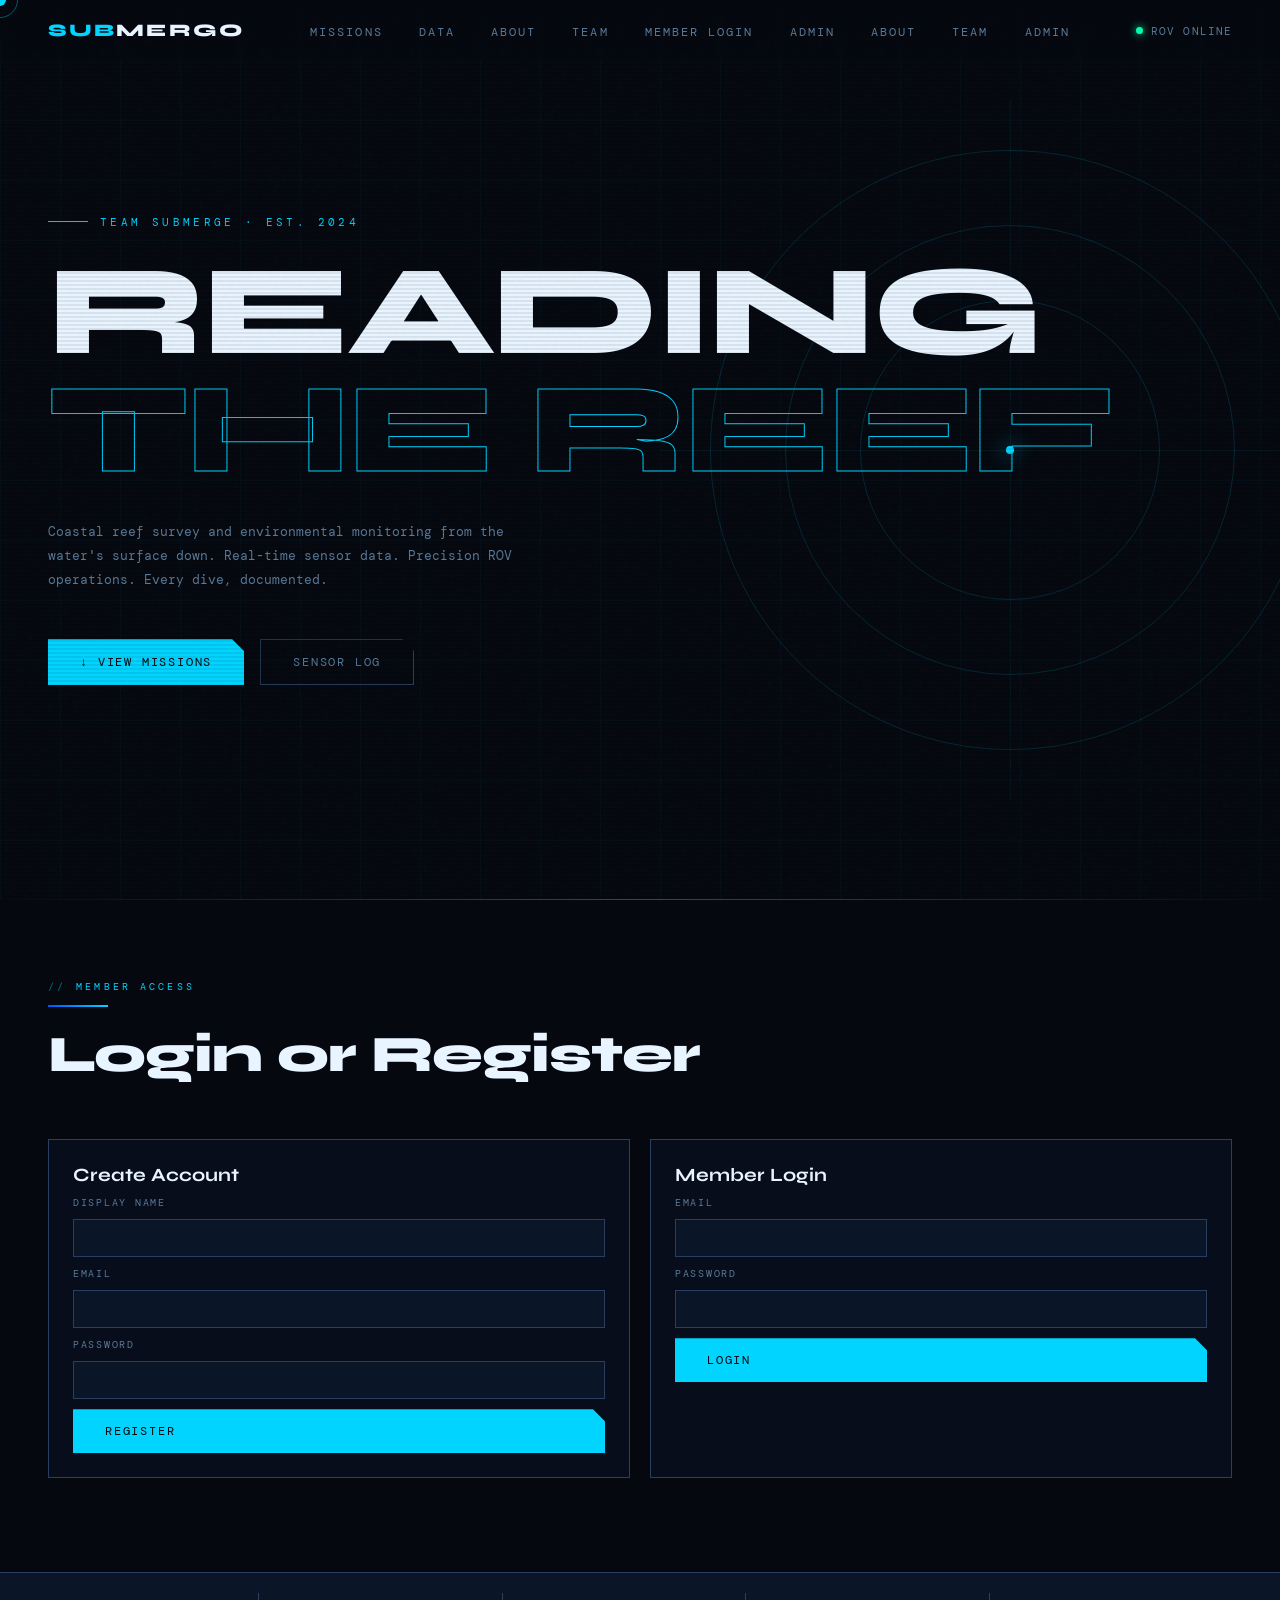
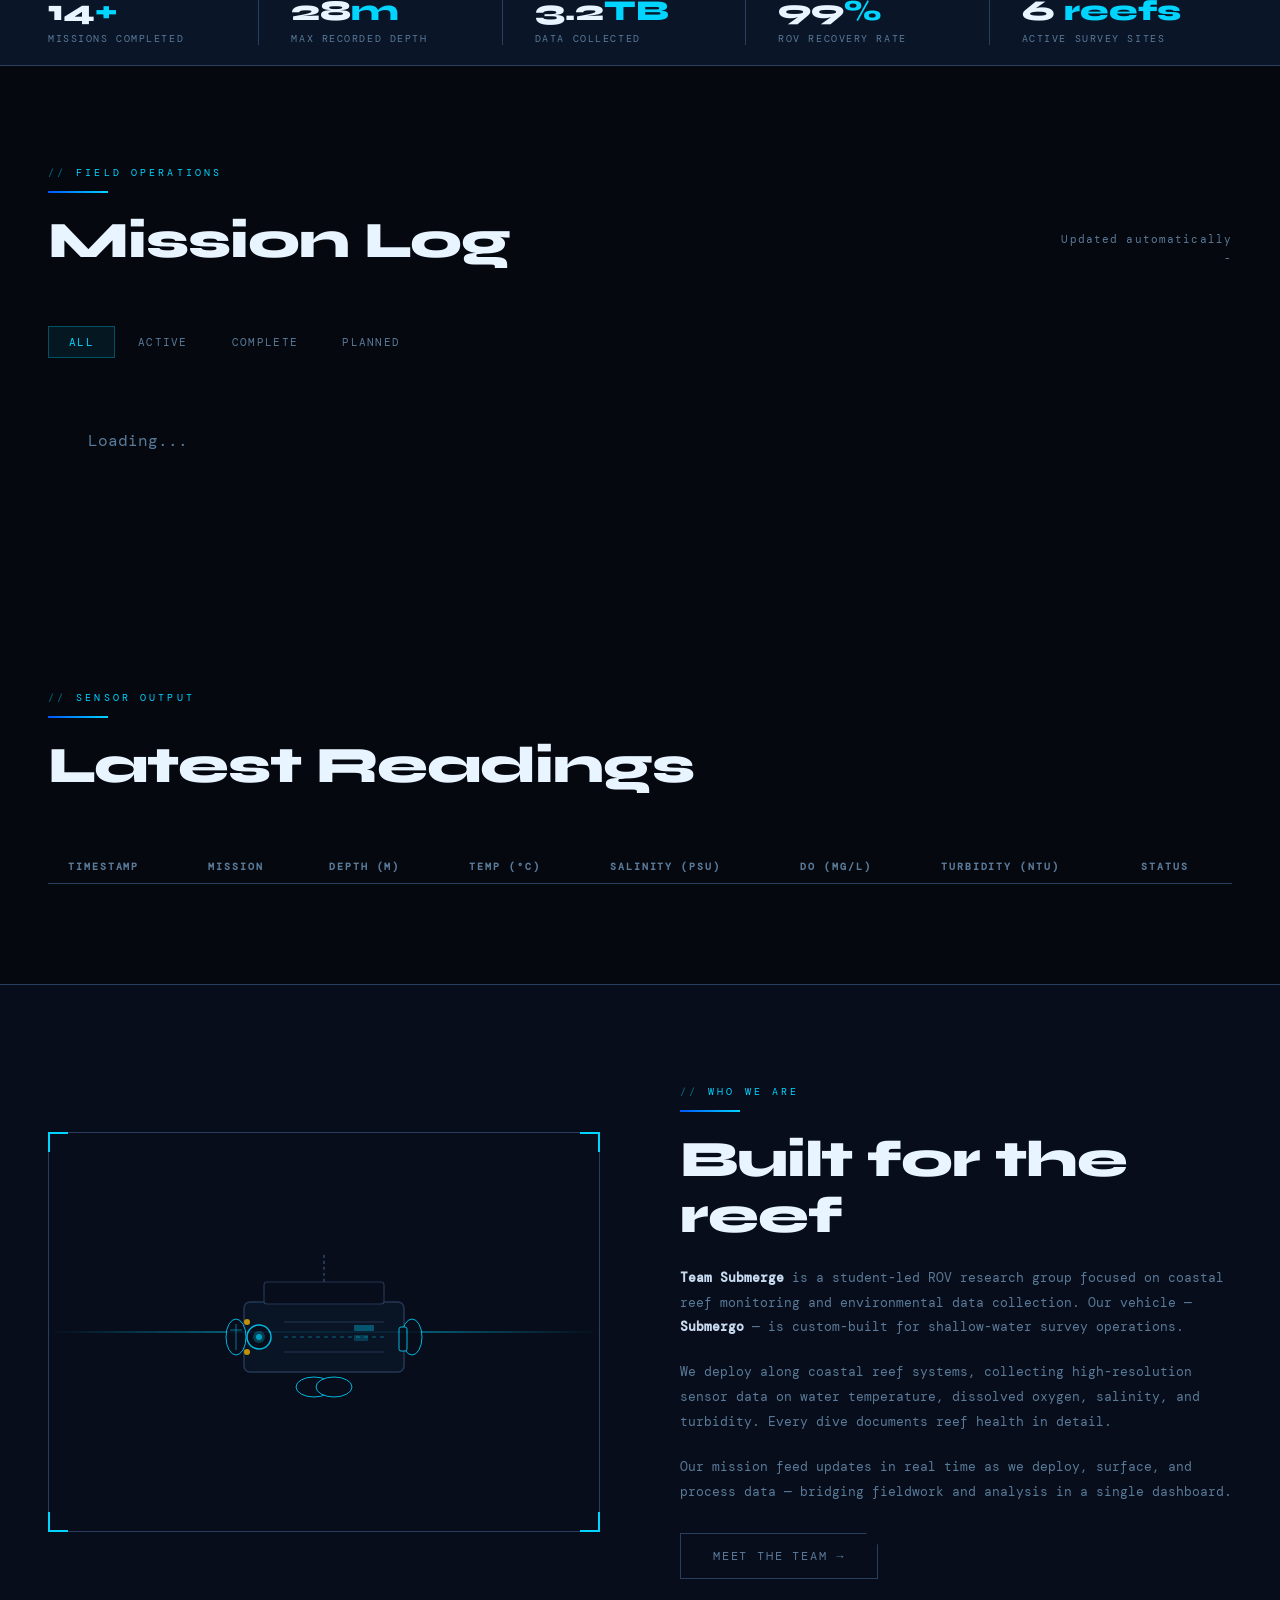
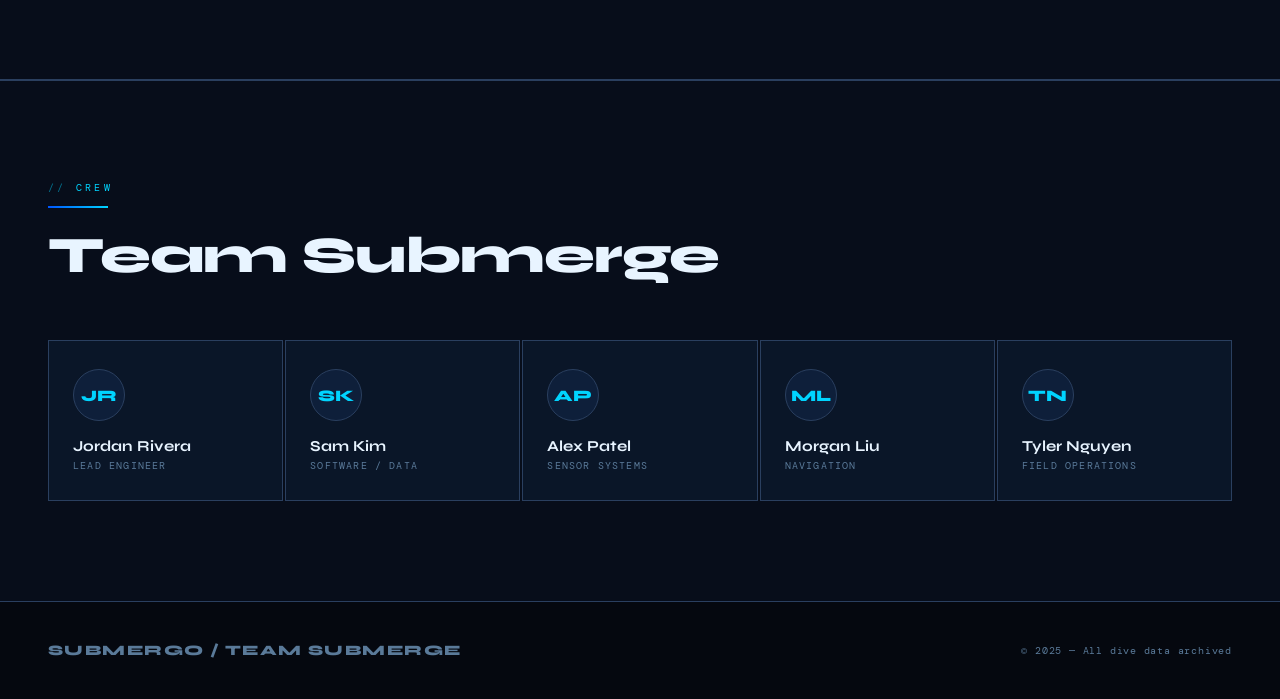
<file: index.html>
<!DOCTYPE html>
<html lang="en">
<head>
  <meta charset="UTF-8" />
  <meta name="viewport" content="width=device-width, initial-scale=1.0" />
  <title>Submergo — Team Submerge</title>
  <link href="https://fonts.googleapis.com/css2?family=Syne:wght@400;600;700;800&family=DM+Mono:ital,wght@0,300;0,400;1,300&display=swap" rel="stylesheet" />
    <link rel="stylesheet" href="submergo.css" />

</head>
<body>

<!-- PUBLIC SITE -->
<div id="public-site">
  <div id="cursor"></div>
  <div id="cursor-ring"></div>
  <nav>
    <a class="nav-logo" href="#"><span>SUB</span>MERGO</a>
    <ul class="nav-links">
      <li><a href="#missions">Missions</a></li><li><a href="#data">Data</a></li>
      <li><a href="#about">About</a></li><li><a href="#team">Team</a></li><li><a href="#member-auth">Member Login</a></li><li><a href="?admin">Admin</a></li>
      <li><a href="#about">About</a></li><li><a href="#team">Team</a></li><li><a href="?admin">Admin</a></li>
    </ul>
    <div class="nav-status"><div class="status-dot"></div><span>ROV ONLINE</span></div>
  </nav>
  <section id="hero">
    <div class="depth-grid"></div>
    <div class="sonar-container"><div class="sonar-cross"></div><div class="sonar-ring"></div><div class="sonar-ring"></div><div class="sonar-ring"></div><div class="sonar-ring"></div><div class="sonar-blip"></div></div>
    <div class="horizon"></div>
    <div class="hero-label" id="hero-label">Team Submerge &middot; Est. 2024</div>
    <h1 id="hero-title-el">READING<span class="highlight" id="hero-title-line2">THE REEF</span></h1>
    <p class="hero-sub" id="hero-sub-el">Coastal reef survey and environmental monitoring from the water's surface down. Real-time sensor data. Precision ROV operations. Every dive, documented.</p>
    <div class="hero-cta">
      <a class="btn-primary" href="#missions">&#8595; View Missions</a>
      <a class="btn-ghost" href="#data">Sensor Log</a>
    </div>
  </section>
  <section id="member-auth">
    <div class="section-header">
      <div><div class="section-tag">Member Access</div><div class="section-divider"></div><h2>Login or Register</h2></div>
    </div>
    <div class="auth-grid">
      <form class="auth-card" id="register-form">
        <h3>Create Account</h3>
        <label class="form-label">Display Name</label>
        <input class="form-input" id="reg-name" required />
        <label class="form-label">Email</label>
        <input class="form-input" id="reg-email" type="email" required />
        <label class="form-label">Password</label>
        <input class="form-input" id="reg-password" type="password" required />
        <button class="btn-primary" type="submit">Register</button>
      </form>
      <form class="auth-card" id="member-login-form">
        <h3>Member Login</h3>
        <label class="form-label">Email</label>
        <input class="form-input" id="login-email" type="email" required />
        <label class="form-label">Password</label>
        <input class="form-input" id="login-password" type="password" required />
        <button class="btn-primary" type="submit">Login</button>
      </form>
    </div>
    <div id="member-auth-msg"></div>
  </section>
  
  <section id="member-home" style="display:none;">
    <div class="section-tag">Personal Homepage</div><div class="section-divider"></div>
    <h2 id="member-home-title">Welcome</h2>
    <button class="btn-ghost" id="member-logout-btn" type="button">Log out</button>
    <div class="member-tabs">
      <button class="filter-btn active" data-member-tab="chat">Chat</button>
      <button class="filter-btn" data-member-tab="rov">Live ROV Feed</button>
    </div>
    <div id="member-tab-chat" class="member-tab-panel active">
      <div class="chat-shell">
        <div id="chat-messages"></div>
        <form id="chat-form" class="chat-form">
          <input id="chat-input" class="form-input" placeholder="Type a message..." />
          <button class="btn-primary" type="submit">Send</button>
        </form>
      </div>
    </div>
    <div id="member-tab-rov" class="member-tab-panel">
      <div class="rov-live-card">
        <h3>ROV Live Feed</h3>
        <p>Stream status: <span class="td-success">ONLINE</span></p>
        <div class="feed-placeholder">LIVE CAMERA FEED PLACEHOLDER</div>
      </div>
    </div>
    <div class="recent-news">
      <h3>Recent News</h3>
      <ul id="member-news-list"></ul>
    </div>
  </section>
  <div class="stats-strip">
    <div class="stat-item"><div class="stat-num">14<span class="accent">+</span></div><div class="stat-desc">Missions Completed</div></div>
    <div class="stat-item"><div class="stat-num">28<span class="accent">m</span></div><div class="stat-desc">Max Recorded Depth</div></div>
    <div class="stat-item"><div class="stat-num">3.2<span class="accent">TB</span></div><div class="stat-desc">Data Collected</div></div>
    <div class="stat-item"><div class="stat-num">99<span class="accent">%</span></div><div class="stat-desc">ROV Recovery Rate</div></div>
    <div class="stat-item"><div class="stat-num">6<span class="accent"> reefs</span></div><div class="stat-desc">Active Survey Sites</div></div>
  </div>
  <section id="missions">
    <div class="section-header">
      <div><div class="section-tag">Field Operations</div><div class="section-divider"></div><h2>Mission Log</h2></div>
      <div class="section-meta">Updated automatically<br/><span id="last-updated">-</span></div>
    </div>
    <div class="mission-filters">
      <button class="filter-btn active" onclick="filterMissions('all',this)">All</button>
      <button class="filter-btn" onclick="filterMissions('active',this)">Active</button>
      <button class="filter-btn" onclick="filterMissions('complete',this)">Complete</button>
      <button class="filter-btn" onclick="filterMissions('planned',this)">Planned</button>
    </div>
    <div class="missions-grid" id="missions-grid"><div style="padding:40px;color:var(--text-dim);">Loading...</div></div>
  </section>
  <section id="data">
    <div class="section-header"><div><div class="section-tag">Sensor Output</div><div class="section-divider"></div><h2>Latest Readings</h2></div></div>
    <table class="data-table">
      <thead><tr><th>Timestamp</th><th>Mission</th><th>Depth (m)</th><th>Temp (&deg;C)</th><th>Salinity (PSU)</th><th>DO (mg/L)</th><th>Turbidity (NTU)</th><th>Status</th></tr></thead>
      <tbody id="data-table-body"></tbody>
    </table>
  </section>
  <section id="about">
    <div class="about-visual">
      <div class="rov-frame">
        <div class="corner-tl"></div><div class="corner-tr"></div><div class="corner-bl"></div><div class="corner-br"></div>
        <div class="scan-line"></div>
        <svg class="rov-svg" viewBox="0 0 280 180" fill="none" xmlns="http://www.w3.org/2000/svg">
          <rect x="60" y="60" width="160" height="70" rx="6" fill="#0a1628" stroke="#2a3f5f" stroke-width="1.5"/>
          <rect x="80" y="40" width="120" height="22" rx="3" fill="#070d1a" stroke="#2a3f5f" stroke-width="1.2"/>
          <ellipse cx="52" cy="95" rx="10" ry="18" fill="#070d1a" stroke="#00d4ff" stroke-width="1"/>
          <ellipse cx="228" cy="95" rx="10" ry="18" fill="#070d1a" stroke="#00d4ff" stroke-width="1"/>
          <ellipse cx="130" cy="145" rx="18" ry="10" fill="#070d1a" stroke="#00d4ff" stroke-width="1"/>
          <ellipse cx="150" cy="145" rx="18" ry="10" fill="#070d1a" stroke="#00d4ff" stroke-width="1"/>
          <circle cx="75" cy="95" r="12" fill="#070d1a" stroke="#00d4ff" stroke-width="1.5"/>
          <circle cx="75" cy="95" r="6" fill="#00d4ff" opacity="0.3"/>
          <circle cx="75" cy="95" r="3" fill="#00d4ff" opacity="0.8"/>
          <circle cx="63" cy="80" r="3" fill="#ffb700" opacity="0.9"/>
          <circle cx="63" cy="110" r="3" fill="#ffb700" opacity="0.9"/>
          <line x1="100" y1="80" x2="200" y2="80" stroke="#2a3f5f" stroke-width="1"/>
          <line x1="100" y1="95" x2="200" y2="95" stroke="#00d4ff" stroke-width="0.5" stroke-dasharray="4 4"/>
          <line x1="100" y1="110" x2="200" y2="110" stroke="#2a3f5f" stroke-width="1"/>
          <rect x="170" y="83" width="20" height="6" rx="1" fill="#00d4ff" opacity="0.4"/>
          <rect x="170" y="93" width="14" height="6" rx="1" fill="#00d4ff" opacity="0.25"/>
          <path d="M140 40 Q 140 20, 140 10" stroke="#2a3f5f" stroke-width="2" stroke-dasharray="3 3"/>
          <rect x="215" y="85" width="8" height="24" rx="2" fill="#070d1a" stroke="#00d4ff" stroke-width="1"/>
          <line x1="46" y1="88" x2="58" y2="88" stroke="#00d4ff" stroke-width="1" opacity="0.6"/>
          <line x1="52" y1="82" x2="52" y2="108" stroke="#00d4ff" stroke-width="1" opacity="0.6"/>
        </svg>
      </div>
    </div>
    <div class="about-content">
      <div class="section-tag">Who We Are</div><div class="section-divider"></div>
      <h2 id="about-heading">Built for the reef</h2><br/>
      <p id="about-p1"><strong>Team Submerge</strong> is a student-led ROV research group focused on coastal reef monitoring and environmental data collection. Our vehicle &mdash; <strong>Submergo</strong> &mdash; is custom-built for shallow-water survey operations.</p>
      <p id="about-p2">We deploy along coastal reef systems, collecting high-resolution sensor data on water temperature, dissolved oxygen, salinity, and turbidity. Every dive documents reef health in detail.</p>
      <p id="about-p3">Our mission feed updates in real time as we deploy, surface, and process data &mdash; bridging fieldwork and analysis in a single dashboard.</p>
      <a class="btn-ghost" href="#team" style="margin-top:8px;">Meet the Team &rarr;</a>
    </div>
  </section>
  <section id="team">
    <div class="section-tag">Crew</div><div class="section-divider"></div><h2>Team Submerge</h2>
    <div class="team-grid">
      <div class="team-card"><div class="team-avatar">JR</div><div class="team-name">Jordan Rivera</div><div class="team-role">Lead Engineer</div></div>
      <div class="team-card"><div class="team-avatar">SK</div><div class="team-name">Sam Kim</div><div class="team-role">Software / Data</div></div>
      <div class="team-card"><div class="team-avatar">AP</div><div class="team-name">Alex Patel</div><div class="team-role">Sensor Systems</div></div>
      <div class="team-card"><div class="team-avatar">ML</div><div class="team-name">Morgan Liu</div><div class="team-role">Navigation</div></div>
      <div class="team-card"><div class="team-avatar">TN</div><div class="team-name">Tyler Nguyen</div><div class="team-role">Field Operations</div></div>
    </div>
  </section>
  <footer><div class="footer-logo">SUBMERGO / TEAM SUBMERGE</div><div class="footer-copy">&copy; 2025 &mdash; All dive data archived</div></footer>
</div>

<!-- ADMIN SITE -->
<div id="admin-site">
  <div id="login-screen">
    <div class="login-box">
      <div class="lc-tl"></div><div class="lc-tr"></div><div class="lc-bl"></div><div class="lc-br"></div>
      <div class="login-logo"><span>SUB</span>MERGO</div>
      <div class="login-sub">Admin Access &middot; Team Submerge</div>
      <label class="login-label">Password</label>
      <input class="login-input" id="pw-input" type="password" placeholder="Enter admin password" onkeydown="if(event.key==='Enter')tryLogin()" />
      <button class="login-btn" onclick="tryLogin()">&#x21B3; Authenticate</button>
      <div class="login-error" id="login-error">&#9888; Incorrect password. Access denied.</div>
    </div>
  </div>
  <div id="admin-shell" style="display:none;">
    <aside class="admin-sidebar">
      <div class="sidebar-logo"><div class="sidebar-logo-text"><span>SUB</span>MERGO</div><div class="sidebar-badge">// Admin Panel</div></div>
      <nav class="sidebar-nav">
        <div class="sidebar-section-label">Content</div>
        <div class="sidebar-link active" onclick="showTab('missions',this)"><span class="icon">&#9672;</span> Missions</div>
        <div class="sidebar-link" onclick="showTab('hero',this)"><span class="icon">&#9650;</span> Hero Section</div>
        <div class="sidebar-link" onclick="showTab('about',this)"><span class="icon">&#9723;</span> About</div>
        <div class="sidebar-link" onclick="showTab('sensordata',this)"><span class="icon">&#9675;</span> Sensor Data</div>
      </nav>
      <div class="sidebar-footer">
        <button class="view-site-btn" onclick="switchToPublic()">&#8592; View Public Site</button>
        <button class="logout-btn" onclick="logout()">&#9167; Log Out</button>
      </div>
    </aside>
    <div class="admin-main">
      <div class="admin-topbar">
        <div><div class="topbar-title" id="topbar-title">Missions</div><div class="topbar-meta" id="topbar-meta">Manage mission cards on the public site</div></div>
        <button class="publish-btn" id="publish-btn" onclick="publishAll()"><span>&#8593;</span> Publish Changes</button>
      </div>
      <div class="tab-panel active" id="tab-missions">
        <div class="page-heading"><div class="page-tag">// Mission Log</div><div class="page-h">Manage Missions</div><div class="page-desc">Add, edit, or remove missions. Hit Publish to go live.</div></div>
        <div class="section-card">
          <div class="section-card-header"><div class="section-card-title">Current Missions</div><button class="icon-btn" onclick="openAddMission()">+ Add Mission</button></div>
          <div class="section-card-body"><div class="mission-list" id="mission-list"></div></div>
        </div>
      </div>
      <div class="tab-panel" id="tab-hero">
        <div class="page-heading"><div class="page-tag">// Hero Section</div><div class="page-h">Edit Hero Text</div><div class="page-desc">Controls the large headline and subtitle on the landing page.</div></div>
        <div class="section-card">
          <div class="section-card-header"><div class="section-card-title">Hero Content</div></div>
          <div class="section-card-body">
            <div class="form-grid single">
              <div class="form-group"><label class="form-label">Label (top tag line)</label><input class="form-input" id="h-label" /></div>
              <div class="form-group"><label class="form-label">Headline Line 1 (solid)</label><input class="form-input" id="h-line1" /></div>
              <div class="form-group"><label class="form-label">Headline Line 2 (outlined accent)</label><input class="form-input" id="h-line2" /></div>
              <div class="form-group"><label class="form-label">Subtitle</label><textarea class="form-textarea" id="h-sub" rows="3"></textarea></div>
            </div>
          </div>
        </div>
      </div>
      <div class="tab-panel" id="tab-about">
        <div class="page-heading"><div class="page-tag">// About Section</div><div class="page-h">Edit About Text</div><div class="page-desc">The team description in the About section.</div></div>
        <div class="section-card">
          <div class="section-card-header"><div class="section-card-title">About Content</div></div>
          <div class="section-card-body">
            <div class="form-grid single">
              <div class="form-group"><label class="form-label">Section Heading</label><input class="form-input" id="a-heading" /></div>
              <div class="form-group"><label class="form-label">Paragraph 1</label><textarea class="form-textarea" id="a-p1" rows="3"></textarea></div>
              <div class="form-group"><label class="form-label">Paragraph 2</label><textarea class="form-textarea" id="a-p2" rows="3"></textarea></div>
              <div class="form-group"><label class="form-label">Paragraph 3</label><textarea class="form-textarea" id="a-p3" rows="2"></textarea></div>
            </div>
          </div>
        </div>
      </div>
      <div class="tab-panel" id="tab-sensordata">
        <div class="page-heading"><div class="page-tag">// Sensor Output</div><div class="page-h">Sensor Data Log</div><div class="page-desc">Edit the sensor readings table on the public site.</div></div>
        <div class="section-card">
          <div class="section-card-header"><div class="section-card-title">Readings</div><button class="icon-btn" onclick="addSensorRow()">+ Add Row</button></div>
          <div class="section-card-body" style="overflow-x:auto;">
            <table class="sensor-table-editor">
              <thead><tr><th>Timestamp</th><th>Mission ID</th><th>Depth</th><th>Temp</th><th>Salinity</th><th>DO</th><th>Turbidity</th><th>Status</th><th></th></tr></thead>
              <tbody id="sensor-tbody"></tbody>
            </table>
            <button class="add-row-btn" onclick="addSensorRow()">+ Add Row</button>
          </div>
        </div>
      </div>
    </div>
  </div>
</div>

<!-- Mission Modal -->
<div class="modal-overlay" id="modal-overlay">
  <div class="modal">
    <div class="modal-header"><div class="modal-title" id="modal-title">Add Mission</div><button class="modal-close" onclick="closeModal()">&#10005;</button></div>
    <div class="modal-body">
      <input type="hidden" id="edit-index" value="-1" />
      <div class="form-grid">
        <div class="form-group"><label class="form-label">Mission ID</label><input class="form-input" id="m-id" placeholder="SMRG-017" /></div>
        <div class="form-group"><label class="form-label">Status</label><select class="form-select" id="m-status"><option value="planned">Planned</option><option value="active">Active</option><option value="complete">Complete</option></select></div>
        <div class="form-group" style="grid-column:1/-1"><label class="form-label">Mission Name</label><input class="form-input" id="m-name" /></div>
        <div class="form-group"><label class="form-label">Date</label><input class="form-input" id="m-date" /></div>
        <div class="form-group"><label class="form-label">Location</label><input class="form-input" id="m-location" /></div>
        <div class="form-group"><label class="form-label">Progress % (0-100)</label><input class="form-input" id="m-progress" type="number" min="0" max="100" /></div>
        <div class="form-group"><label class="form-label">Live Ticker (active only)</label><input class="form-input" id="m-ticker" /></div>
      </div>
      <div class="adivider"></div>
      <div style="margin-bottom:12px;font-size:.65rem;letter-spacing:.15em;text-transform:uppercase;color:var(--text-dim);">Sensor Readings (up to 4)</div>
      <div id="sensor-inputs"></div>
      <button class="add-sensor-btn" onclick="addSensorInput()">+ Add Sensor Reading</button>
    </div>
    <div class="modal-footer">
      <button class="cancel-btn" onclick="closeModal()">Cancel</button>
      <button class="save-mission-btn" onclick="saveMission()">Save Mission</button>
    </div>
  </div>
</div>

<div id="toast"></div>

  <script src="submergo.js"></script>

</body>
</html>
</file>
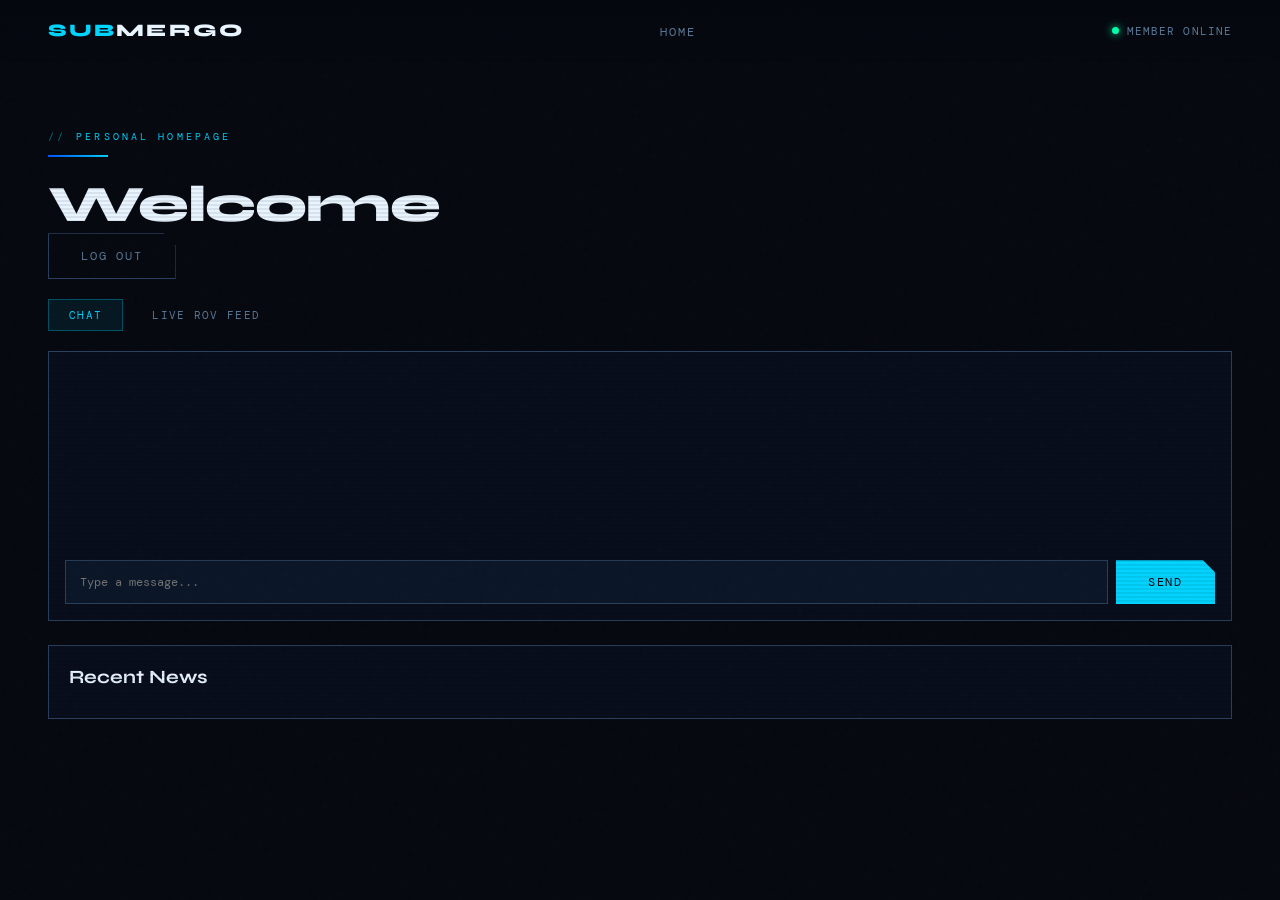
<file: member.html>
<!DOCTYPE html>
<html lang="en">
<head>
  <meta charset="UTF-8" />
  <meta name="viewport" content="width=device-width, initial-scale=1.0" />
  <title>Submergo Member Home</title>
  <link href="https://fonts.googleapis.com/css2?family=Syne:wght@400;600;700;800&family=DM+Mono:ital,wght@0,300;0,400;1,300&display=swap" rel="stylesheet" />
  <link rel="stylesheet" href="submergo.css" />
</head>
<body class="member-logged-in">
  <nav>
    <a class="nav-logo" href="index.html"><span>SUB</span>MERGO</a>
    <ul class="nav-links"><li><a href="index.html">Home</a></li></ul>
    <div class="nav-status"><div class="status-dot"></div><span>MEMBER ONLINE</span></div>
  </nav>
  <section id="member-home">
    <div class="section-tag">Personal Homepage</div><div class="section-divider"></div>
    <h2 id="member-home-title">Welcome</h2>
    <button class="btn-ghost" id="member-logout-btn" type="button">Log out</button>
    <div class="member-tabs">
      <button class="filter-btn active" data-member-tab="chat">Chat</button>
      <button class="filter-btn" data-member-tab="rov">Live ROV Feed</button>
    </div>
    <div id="member-tab-chat" class="member-tab-panel active">
      <div class="chat-shell">
        <div id="chat-messages"></div>
        <form id="chat-form" class="chat-form">
          <input id="chat-input" class="form-input" placeholder="Type a message..." />
          <button class="btn-primary" type="submit">Send</button>
        </form>
      </div>
    </div>
    <div id="member-tab-rov" class="member-tab-panel">
      <div class="rov-live-card">
        <h3>ROV Live Feed</h3>
        <p>Stream status: <span class="td-success">ONLINE</span></p>
        <div class="feed-placeholder">LIVE CAMERA FEED PLACEHOLDER</div>
      </div>
    </div>
    <div class="recent-news"><h3>Recent News</h3><ul id="member-news-list"></ul></div>
  </section>
  <script src="submergo.js"></script>
</body>
</html>
</file>
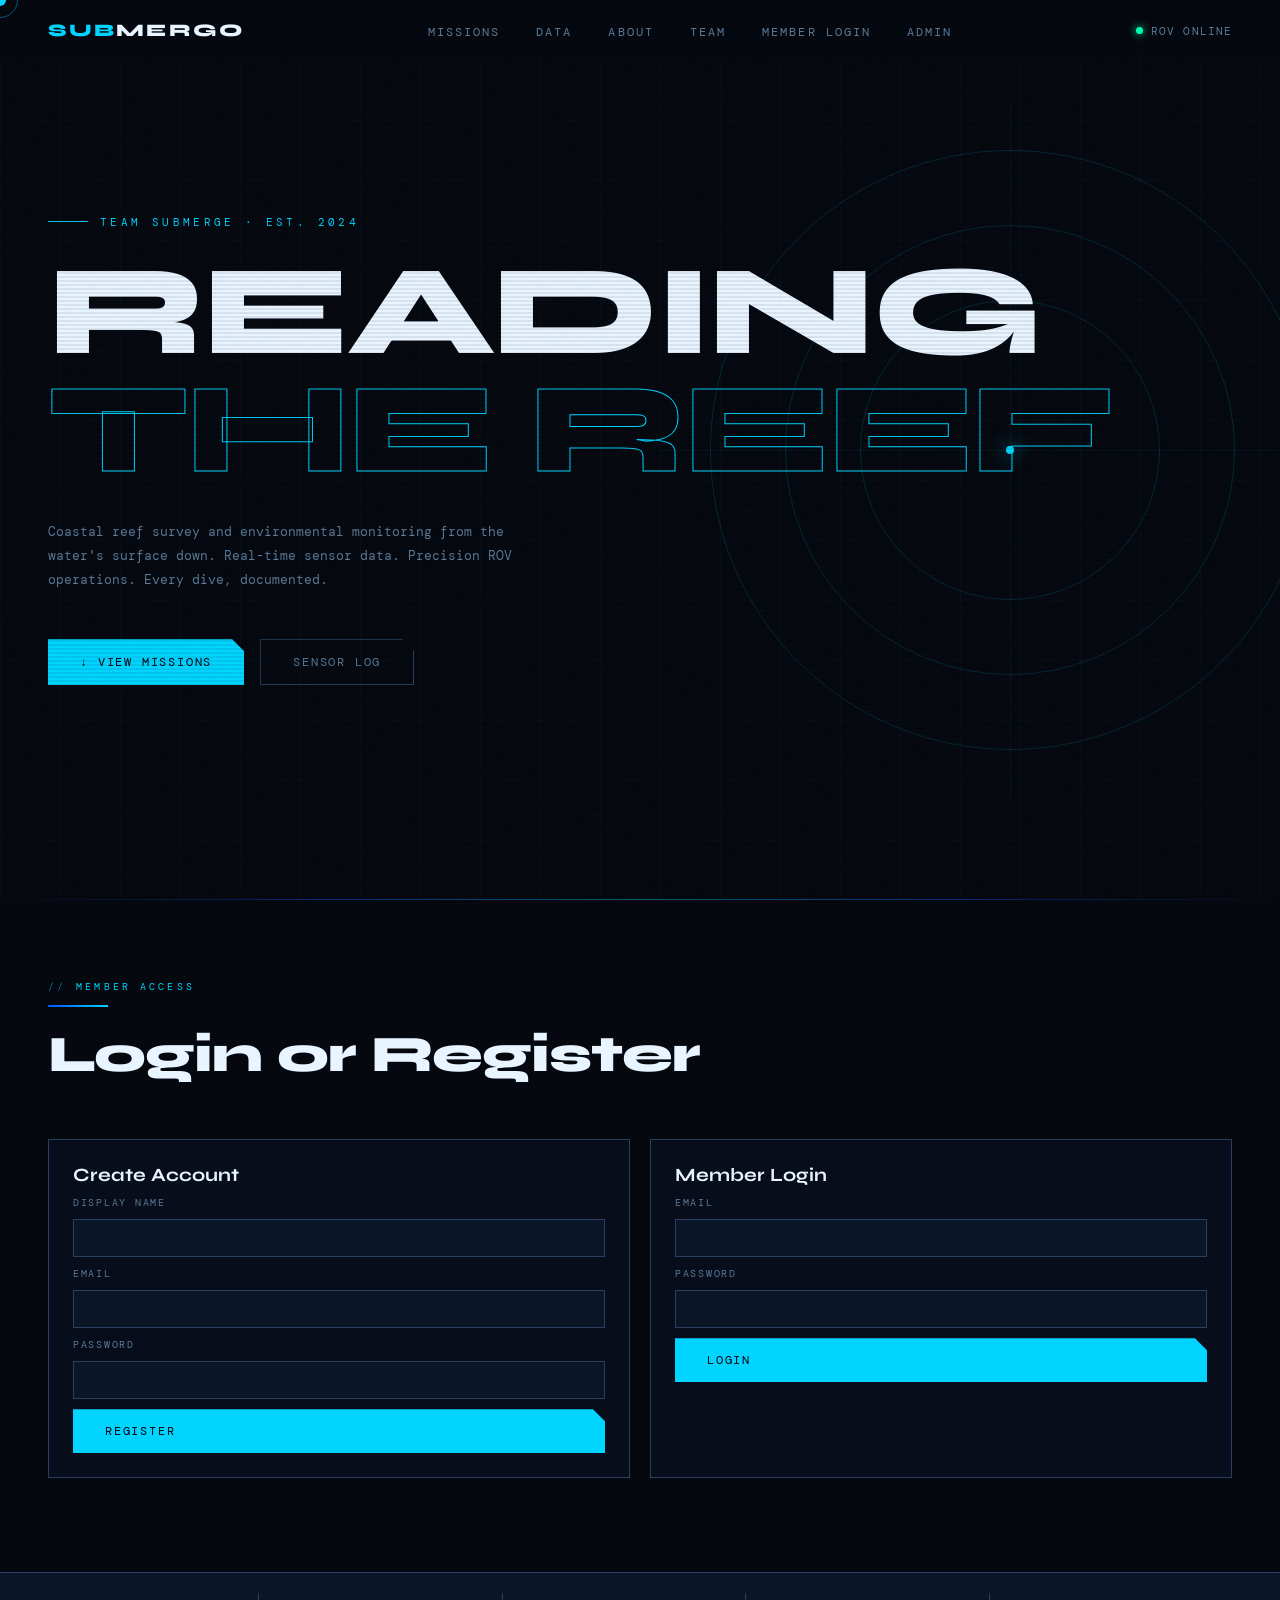
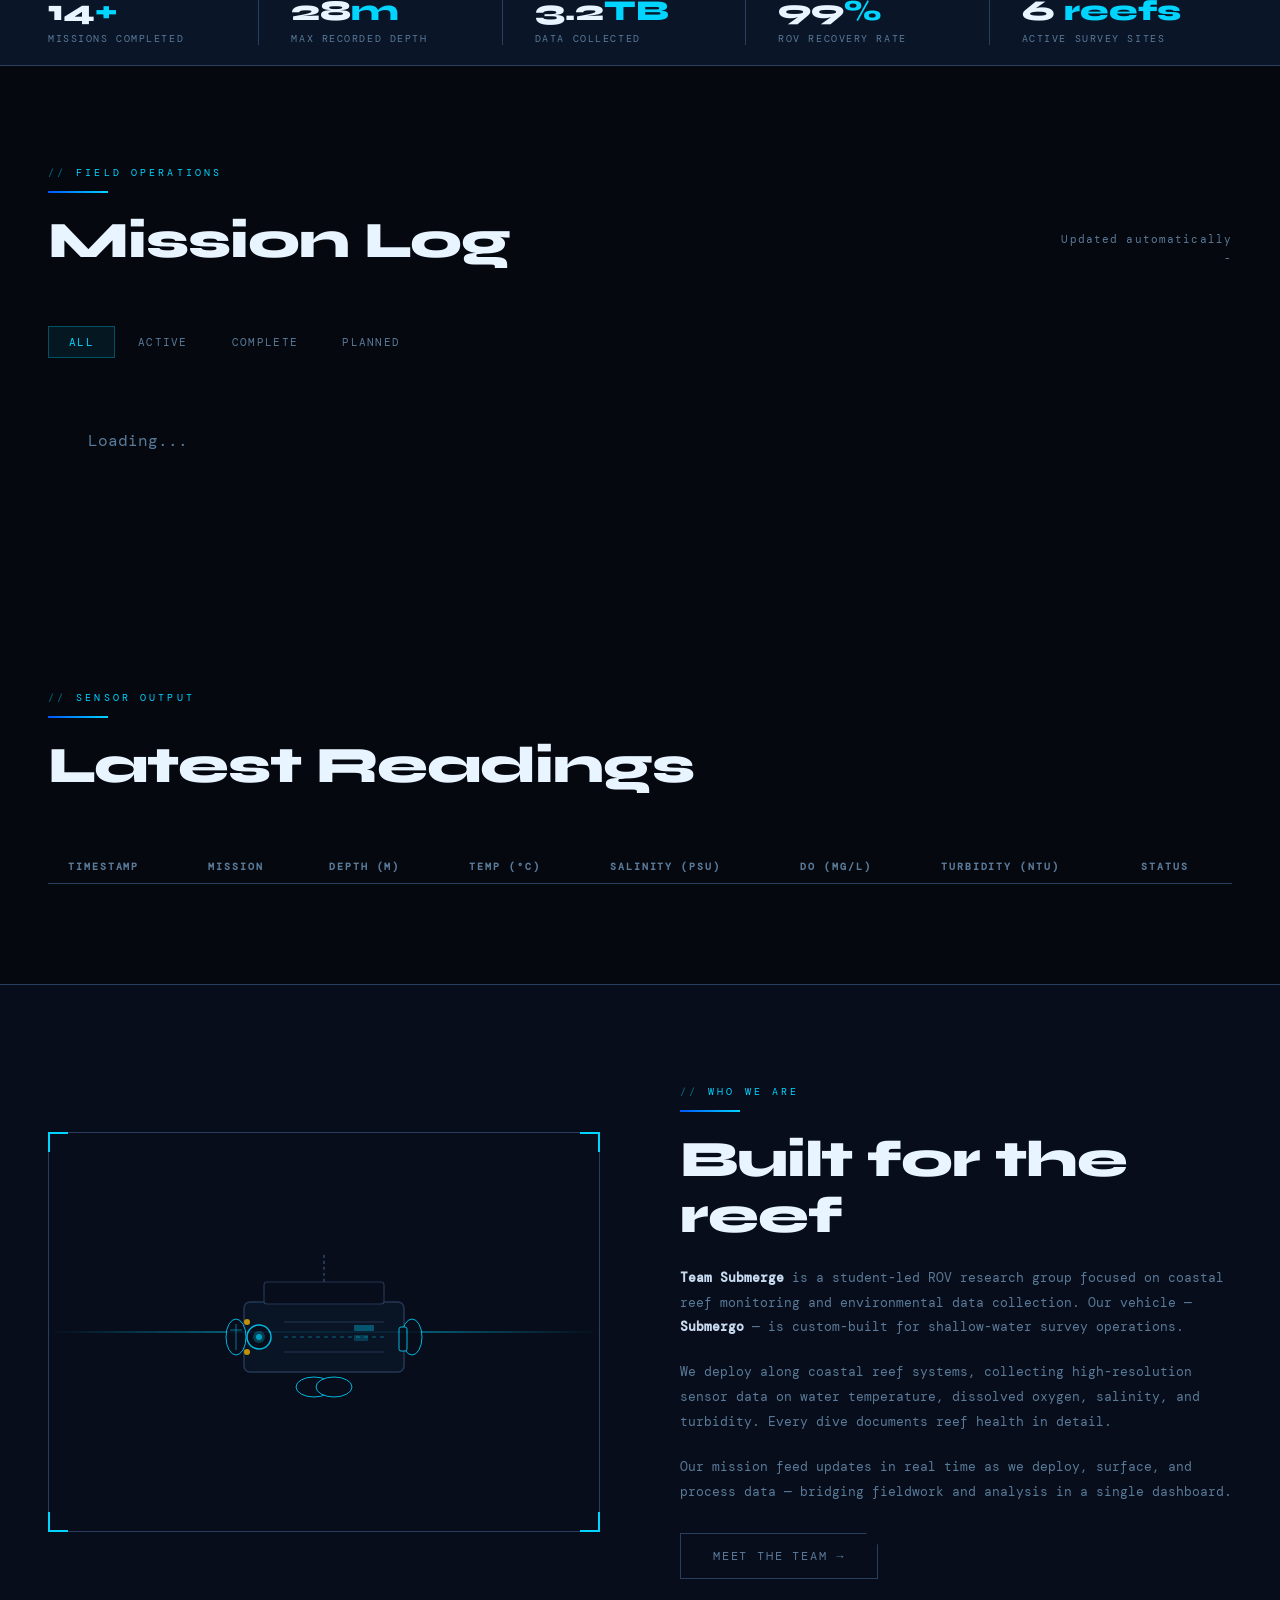
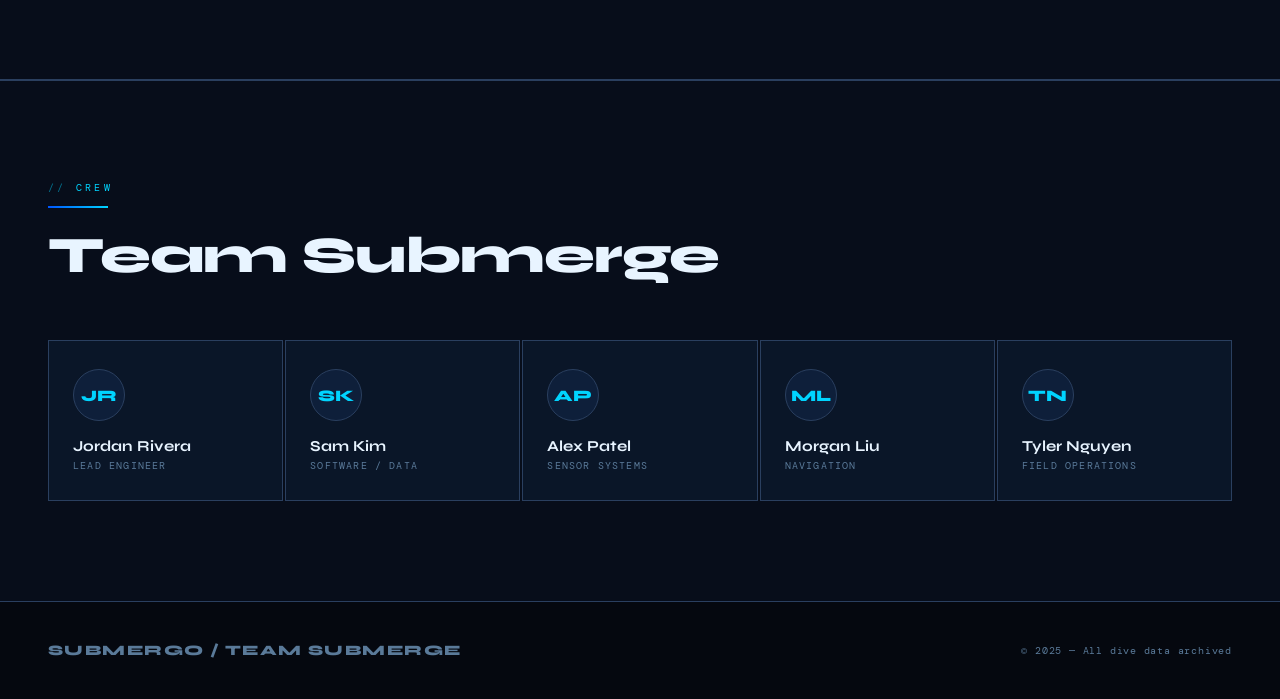
<file: submergo.html>
<!DOCTYPE html>
<html lang="en">
<head>
  <meta charset="UTF-8" />
  <meta name="viewport" content="width=device-width, initial-scale=1.0" />
  <title>Submergo — Team Submerge</title>
  <link href="https://fonts.googleapis.com/css2?family=Syne:wght@400;600;700;800&family=DM+Mono:ital,wght@0,300;0,400;1,300&display=swap" rel="stylesheet" />
    <link rel="stylesheet" href="submergo.css" />

</head>
<body>

<!-- PUBLIC SITE -->
<div id="public-site">
  <div id="cursor"></div>
  <div id="cursor-ring"></div>
  <nav>
    <a class="nav-logo" href="#"><span>SUB</span>MERGO</a>
    <ul class="nav-links">
      <li><a href="#missions">Missions</a></li><li><a href="#data">Data</a></li>
      <li><a href="#about">About</a></li><li><a href="#team">Team</a></li><li><a href="#member-auth">Member Login</a></li><li><a href="?admin">Admin</a></li>
    </ul>
    <div class="nav-status"><div class="status-dot"></div><span>ROV ONLINE</span></div>
  </nav>
  <section id="hero">
    <div class="depth-grid"></div>
    <div class="sonar-container"><div class="sonar-cross"></div><div class="sonar-ring"></div><div class="sonar-ring"></div><div class="sonar-ring"></div><div class="sonar-ring"></div><div class="sonar-blip"></div></div>
    <div class="horizon"></div>
    <div class="hero-label" id="hero-label">Team Submerge &middot; Est. 2024</div>
    <h1 id="hero-title-el">READING<span class="highlight" id="hero-title-line2">THE REEF</span></h1>
    <p class="hero-sub" id="hero-sub-el">Coastal reef survey and environmental monitoring from the water's surface down. Real-time sensor data. Precision ROV operations. Every dive, documented.</p>
    <div class="hero-cta">
      <a class="btn-primary" href="#missions">&#8595; View Missions</a>
      <a class="btn-ghost" href="#data">Sensor Log</a>
    </div>
  </section>
  <section id="member-auth">
    <div class="section-header">
      <div><div class="section-tag">Member Access</div><div class="section-divider"></div><h2>Login or Register</h2></div>
    </div>
    <div class="auth-grid">
      <form class="auth-card" id="register-form">
        <h3>Create Account</h3>
        <label class="form-label">Display Name</label>
        <input class="form-input" id="reg-name" required />
        <label class="form-label">Email</label>
        <input class="form-input" id="reg-email" type="email" required />
        <label class="form-label">Password</label>
        <input class="form-input" id="reg-password" type="password" required />
        <button class="btn-primary" type="submit">Register</button>
      </form>
      <form class="auth-card" id="member-login-form">
        <h3>Member Login</h3>
        <label class="form-label">Email</label>
        <input class="form-input" id="login-email" type="email" required />
        <label class="form-label">Password</label>
        <input class="form-input" id="login-password" type="password" required />
        <button class="btn-primary" type="submit">Login</button>
      </form>
    </div>
    <div id="member-auth-msg"></div>
  </section>
  
  <div class="stats-strip">
    <div class="stat-item"><div class="stat-num">14<span class="accent">+</span></div><div class="stat-desc">Missions Completed</div></div>
    <div class="stat-item"><div class="stat-num">28<span class="accent">m</span></div><div class="stat-desc">Max Recorded Depth</div></div>
    <div class="stat-item"><div class="stat-num">3.2<span class="accent">TB</span></div><div class="stat-desc">Data Collected</div></div>
    <div class="stat-item"><div class="stat-num">99<span class="accent">%</span></div><div class="stat-desc">ROV Recovery Rate</div></div>
    <div class="stat-item"><div class="stat-num">6<span class="accent"> reefs</span></div><div class="stat-desc">Active Survey Sites</div></div>
  </div>
  <section id="missions">
    <div class="section-header">
      <div><div class="section-tag">Field Operations</div><div class="section-divider"></div><h2>Mission Log</h2></div>
      <div class="section-meta">Updated automatically<br/><span id="last-updated">-</span></div>
    </div>
    <div class="mission-filters">
      <button class="filter-btn active" onclick="filterMissions('all',this)">All</button>
      <button class="filter-btn" onclick="filterMissions('active',this)">Active</button>
      <button class="filter-btn" onclick="filterMissions('complete',this)">Complete</button>
      <button class="filter-btn" onclick="filterMissions('planned',this)">Planned</button>
    </div>
    <div class="missions-grid" id="missions-grid"><div style="padding:40px;color:var(--text-dim);">Loading...</div></div>
  </section>
  <section id="data">
    <div class="section-header"><div><div class="section-tag">Sensor Output</div><div class="section-divider"></div><h2>Latest Readings</h2></div></div>
    <table class="data-table">
      <thead><tr><th>Timestamp</th><th>Mission</th><th>Depth (m)</th><th>Temp (&deg;C)</th><th>Salinity (PSU)</th><th>DO (mg/L)</th><th>Turbidity (NTU)</th><th>Status</th></tr></thead>
      <tbody id="data-table-body"></tbody>
    </table>
  </section>
  <section id="about">
    <div class="about-visual">
      <div class="rov-frame">
        <div class="corner-tl"></div><div class="corner-tr"></div><div class="corner-bl"></div><div class="corner-br"></div>
        <div class="scan-line"></div>
        <svg class="rov-svg" viewBox="0 0 280 180" fill="none" xmlns="http://www.w3.org/2000/svg">
          <rect x="60" y="60" width="160" height="70" rx="6" fill="#0a1628" stroke="#2a3f5f" stroke-width="1.5"/>
          <rect x="80" y="40" width="120" height="22" rx="3" fill="#070d1a" stroke="#2a3f5f" stroke-width="1.2"/>
          <ellipse cx="52" cy="95" rx="10" ry="18" fill="#070d1a" stroke="#00d4ff" stroke-width="1"/>
          <ellipse cx="228" cy="95" rx="10" ry="18" fill="#070d1a" stroke="#00d4ff" stroke-width="1"/>
          <ellipse cx="130" cy="145" rx="18" ry="10" fill="#070d1a" stroke="#00d4ff" stroke-width="1"/>
          <ellipse cx="150" cy="145" rx="18" ry="10" fill="#070d1a" stroke="#00d4ff" stroke-width="1"/>
          <circle cx="75" cy="95" r="12" fill="#070d1a" stroke="#00d4ff" stroke-width="1.5"/>
          <circle cx="75" cy="95" r="6" fill="#00d4ff" opacity="0.3"/>
          <circle cx="75" cy="95" r="3" fill="#00d4ff" opacity="0.8"/>
          <circle cx="63" cy="80" r="3" fill="#ffb700" opacity="0.9"/>
          <circle cx="63" cy="110" r="3" fill="#ffb700" opacity="0.9"/>
          <line x1="100" y1="80" x2="200" y2="80" stroke="#2a3f5f" stroke-width="1"/>
          <line x1="100" y1="95" x2="200" y2="95" stroke="#00d4ff" stroke-width="0.5" stroke-dasharray="4 4"/>
          <line x1="100" y1="110" x2="200" y2="110" stroke="#2a3f5f" stroke-width="1"/>
          <rect x="170" y="83" width="20" height="6" rx="1" fill="#00d4ff" opacity="0.4"/>
          <rect x="170" y="93" width="14" height="6" rx="1" fill="#00d4ff" opacity="0.25"/>
          <path d="M140 40 Q 140 20, 140 10" stroke="#2a3f5f" stroke-width="2" stroke-dasharray="3 3"/>
          <rect x="215" y="85" width="8" height="24" rx="2" fill="#070d1a" stroke="#00d4ff" stroke-width="1"/>
          <line x1="46" y1="88" x2="58" y2="88" stroke="#00d4ff" stroke-width="1" opacity="0.6"/>
          <line x1="52" y1="82" x2="52" y2="108" stroke="#00d4ff" stroke-width="1" opacity="0.6"/>
        </svg>
      </div>
    </div>
    <div class="about-content">
      <div class="section-tag">Who We Are</div><div class="section-divider"></div>
      <h2 id="about-heading">Built for the reef</h2><br/>
      <p id="about-p1"><strong>Team Submerge</strong> is a student-led ROV research group focused on coastal reef monitoring and environmental data collection. Our vehicle &mdash; <strong>Submergo</strong> &mdash; is custom-built for shallow-water survey operations.</p>
      <p id="about-p2">We deploy along coastal reef systems, collecting high-resolution sensor data on water temperature, dissolved oxygen, salinity, and turbidity. Every dive documents reef health in detail.</p>
      <p id="about-p3">Our mission feed updates in real time as we deploy, surface, and process data &mdash; bridging fieldwork and analysis in a single dashboard.</p>
      <a class="btn-ghost" href="#team" style="margin-top:8px;">Meet the Team &rarr;</a>
    </div>
  </section>
  <section id="team">
    <div class="section-tag">Crew</div><div class="section-divider"></div><h2>Team Submerge</h2>
    <div class="team-grid">
      <div class="team-card"><div class="team-avatar">JR</div><div class="team-name">Jordan Rivera</div><div class="team-role">Lead Engineer</div></div>
      <div class="team-card"><div class="team-avatar">SK</div><div class="team-name">Sam Kim</div><div class="team-role">Software / Data</div></div>
      <div class="team-card"><div class="team-avatar">AP</div><div class="team-name">Alex Patel</div><div class="team-role">Sensor Systems</div></div>
      <div class="team-card"><div class="team-avatar">ML</div><div class="team-name">Morgan Liu</div><div class="team-role">Navigation</div></div>
      <div class="team-card"><div class="team-avatar">TN</div><div class="team-name">Tyler Nguyen</div><div class="team-role">Field Operations</div></div>
    </div>
  </section>
  <footer><div class="footer-logo">SUBMERGO / TEAM SUBMERGE</div><div class="footer-copy">&copy; 2025 &mdash; All dive data archived</div></footer>
</div>

<!-- ADMIN SITE -->
<div id="admin-site">
  <div id="login-screen">
    <div class="login-box">
      <div class="lc-tl"></div><div class="lc-tr"></div><div class="lc-bl"></div><div class="lc-br"></div>
      <div class="login-logo"><span>SUB</span>MERGO</div>
      <div class="login-sub">Admin Access &middot; Team Submerge</div>
      <label class="login-label">Password</label>
      <input class="login-input" id="pw-input" type="password" placeholder="Enter admin password" onkeydown="if(event.key==='Enter')tryLogin()" />
      <button class="login-btn" onclick="tryLogin()">&#x21B3; Authenticate</button>
      <div class="login-error" id="login-error">&#9888; Incorrect password. Access denied.</div>
    </div>
  </div>
  <div id="admin-shell" style="display:none;">
    <aside class="admin-sidebar">
      <div class="sidebar-logo"><div class="sidebar-logo-text"><span>SUB</span>MERGO</div><div class="sidebar-badge">// Admin Panel</div></div>
      <nav class="sidebar-nav">
        <div class="sidebar-section-label">Content</div>
        <div class="sidebar-link active" onclick="showTab('missions',this)"><span class="icon">&#9672;</span> Missions</div>
        <div class="sidebar-link" onclick="showTab('hero',this)"><span class="icon">&#9650;</span> Hero Section</div>
        <div class="sidebar-link" onclick="showTab('about',this)"><span class="icon">&#9723;</span> About</div>
        <div class="sidebar-link" onclick="showTab('sensordata',this)"><span class="icon">&#9675;</span> Sensor Data</div>
      </nav>
      <div class="sidebar-footer">
        <button class="view-site-btn" onclick="switchToPublic()">&#8592; View Public Site</button>
        <button class="logout-btn" onclick="logout()">&#9167; Log Out</button>
      </div>
    </aside>
    <div class="admin-main">
      <div class="admin-topbar">
        <div><div class="topbar-title" id="topbar-title">Missions</div><div class="topbar-meta" id="topbar-meta">Manage mission cards on the public site</div></div>
        <button class="publish-btn" id="publish-btn" onclick="publishAll()"><span>&#8593;</span> Publish Changes</button>
      </div>
      <div class="tab-panel active" id="tab-missions">
        <div class="page-heading"><div class="page-tag">// Mission Log</div><div class="page-h">Manage Missions</div><div class="page-desc">Add, edit, or remove missions. Hit Publish to go live.</div></div>
        <div class="section-card">
          <div class="section-card-header"><div class="section-card-title">Current Missions</div><button class="icon-btn" onclick="openAddMission()">+ Add Mission</button></div>
          <div class="section-card-body"><div class="mission-list" id="mission-list"></div></div>
        </div>
      </div>
      <div class="tab-panel" id="tab-hero">
        <div class="page-heading"><div class="page-tag">// Hero Section</div><div class="page-h">Edit Hero Text</div><div class="page-desc">Controls the large headline and subtitle on the landing page.</div></div>
        <div class="section-card">
          <div class="section-card-header"><div class="section-card-title">Hero Content</div></div>
          <div class="section-card-body">
            <div class="form-grid single">
              <div class="form-group"><label class="form-label">Label (top tag line)</label><input class="form-input" id="h-label" /></div>
              <div class="form-group"><label class="form-label">Headline Line 1 (solid)</label><input class="form-input" id="h-line1" /></div>
              <div class="form-group"><label class="form-label">Headline Line 2 (outlined accent)</label><input class="form-input" id="h-line2" /></div>
              <div class="form-group"><label class="form-label">Subtitle</label><textarea class="form-textarea" id="h-sub" rows="3"></textarea></div>
            </div>
          </div>
        </div>
      </div>
      <div class="tab-panel" id="tab-about">
        <div class="page-heading"><div class="page-tag">// About Section</div><div class="page-h">Edit About Text</div><div class="page-desc">The team description in the About section.</div></div>
        <div class="section-card">
          <div class="section-card-header"><div class="section-card-title">About Content</div></div>
          <div class="section-card-body">
            <div class="form-grid single">
              <div class="form-group"><label class="form-label">Section Heading</label><input class="form-input" id="a-heading" /></div>
              <div class="form-group"><label class="form-label">Paragraph 1</label><textarea class="form-textarea" id="a-p1" rows="3"></textarea></div>
              <div class="form-group"><label class="form-label">Paragraph 2</label><textarea class="form-textarea" id="a-p2" rows="3"></textarea></div>
              <div class="form-group"><label class="form-label">Paragraph 3</label><textarea class="form-textarea" id="a-p3" rows="2"></textarea></div>
            </div>
          </div>
        </div>
      </div>
      <div class="tab-panel" id="tab-sensordata">
        <div class="page-heading"><div class="page-tag">// Sensor Output</div><div class="page-h">Sensor Data Log</div><div class="page-desc">Edit the sensor readings table on the public site.</div></div>
        <div class="section-card">
          <div class="section-card-header"><div class="section-card-title">Readings</div><button class="icon-btn" onclick="addSensorRow()">+ Add Row</button></div>
          <div class="section-card-body" style="overflow-x:auto;">
            <table class="sensor-table-editor">
              <thead><tr><th>Timestamp</th><th>Mission ID</th><th>Depth</th><th>Temp</th><th>Salinity</th><th>DO</th><th>Turbidity</th><th>Status</th><th></th></tr></thead>
              <tbody id="sensor-tbody"></tbody>
            </table>
            <button class="add-row-btn" onclick="addSensorRow()">+ Add Row</button>
          </div>
        </div>
      </div>
    </div>
  </div>
</div>

<!-- Mission Modal -->
<div class="modal-overlay" id="modal-overlay">
  <div class="modal">
    <div class="modal-header"><div class="modal-title" id="modal-title">Add Mission</div><button class="modal-close" onclick="closeModal()">&#10005;</button></div>
    <div class="modal-body">
      <input type="hidden" id="edit-index" value="-1" />
      <div class="form-grid">
        <div class="form-group"><label class="form-label">Mission ID</label><input class="form-input" id="m-id" placeholder="SMRG-017" /></div>
        <div class="form-group"><label class="form-label">Status</label><select class="form-select" id="m-status"><option value="planned">Planned</option><option value="active">Active</option><option value="complete">Complete</option></select></div>
        <div class="form-group" style="grid-column:1/-1"><label class="form-label">Mission Name</label><input class="form-input" id="m-name" /></div>
        <div class="form-group"><label class="form-label">Date</label><input class="form-input" id="m-date" /></div>
        <div class="form-group"><label class="form-label">Location</label><input class="form-input" id="m-location" /></div>
        <div class="form-group"><label class="form-label">Progress % (0-100)</label><input class="form-input" id="m-progress" type="number" min="0" max="100" /></div>
        <div class="form-group"><label class="form-label">Live Ticker (active only)</label><input class="form-input" id="m-ticker" /></div>
      </div>
      <div class="adivider"></div>
      <div style="margin-bottom:12px;font-size:.65rem;letter-spacing:.15em;text-transform:uppercase;color:var(--text-dim);">Sensor Readings (up to 4)</div>
      <div id="sensor-inputs"></div>
      <button class="add-sensor-btn" onclick="addSensorInput()">+ Add Sensor Reading</button>
    </div>
    <div class="modal-footer">
      <button class="cancel-btn" onclick="closeModal()">Cancel</button>
      <button class="save-mission-btn" onclick="saveMission()">Save Mission</button>
    </div>
  </div>
</div>

<div id="toast"></div>

  <script src="submergo.js"></script>

</body>
</html>
</file>
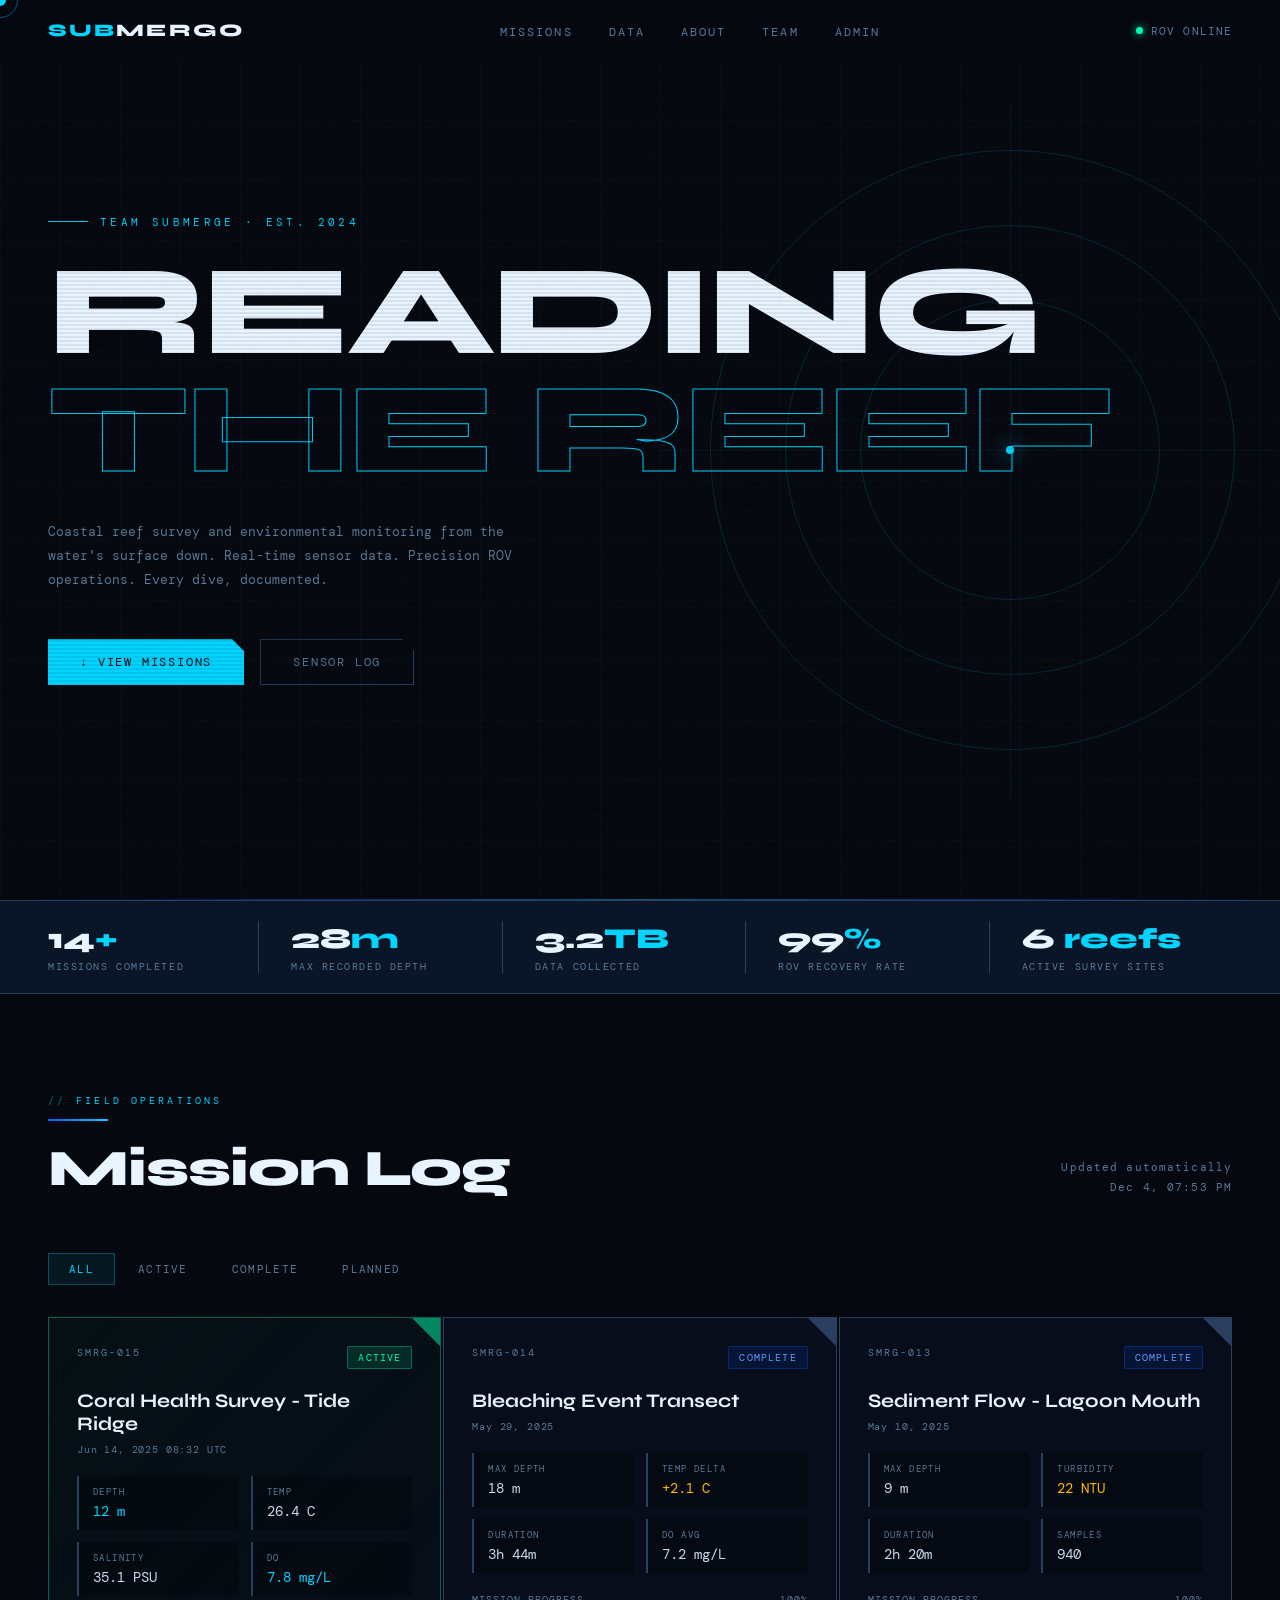
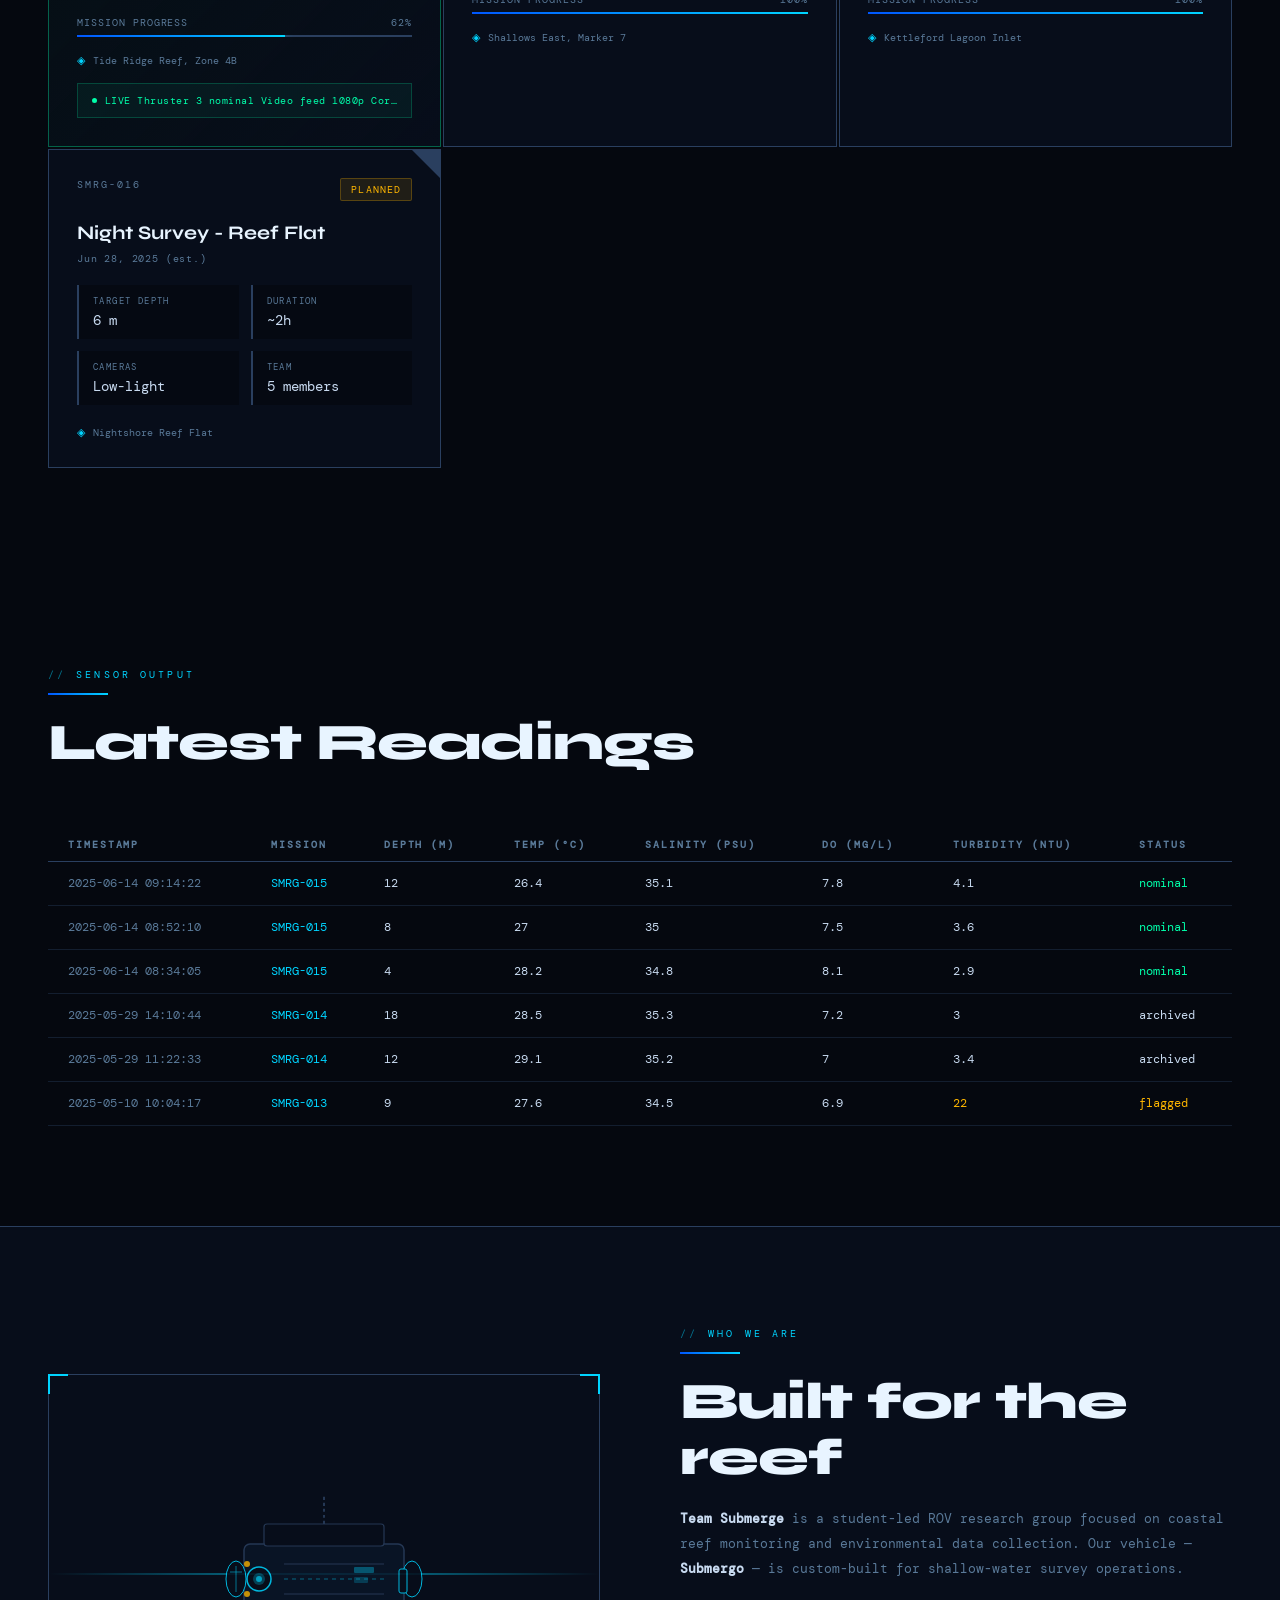
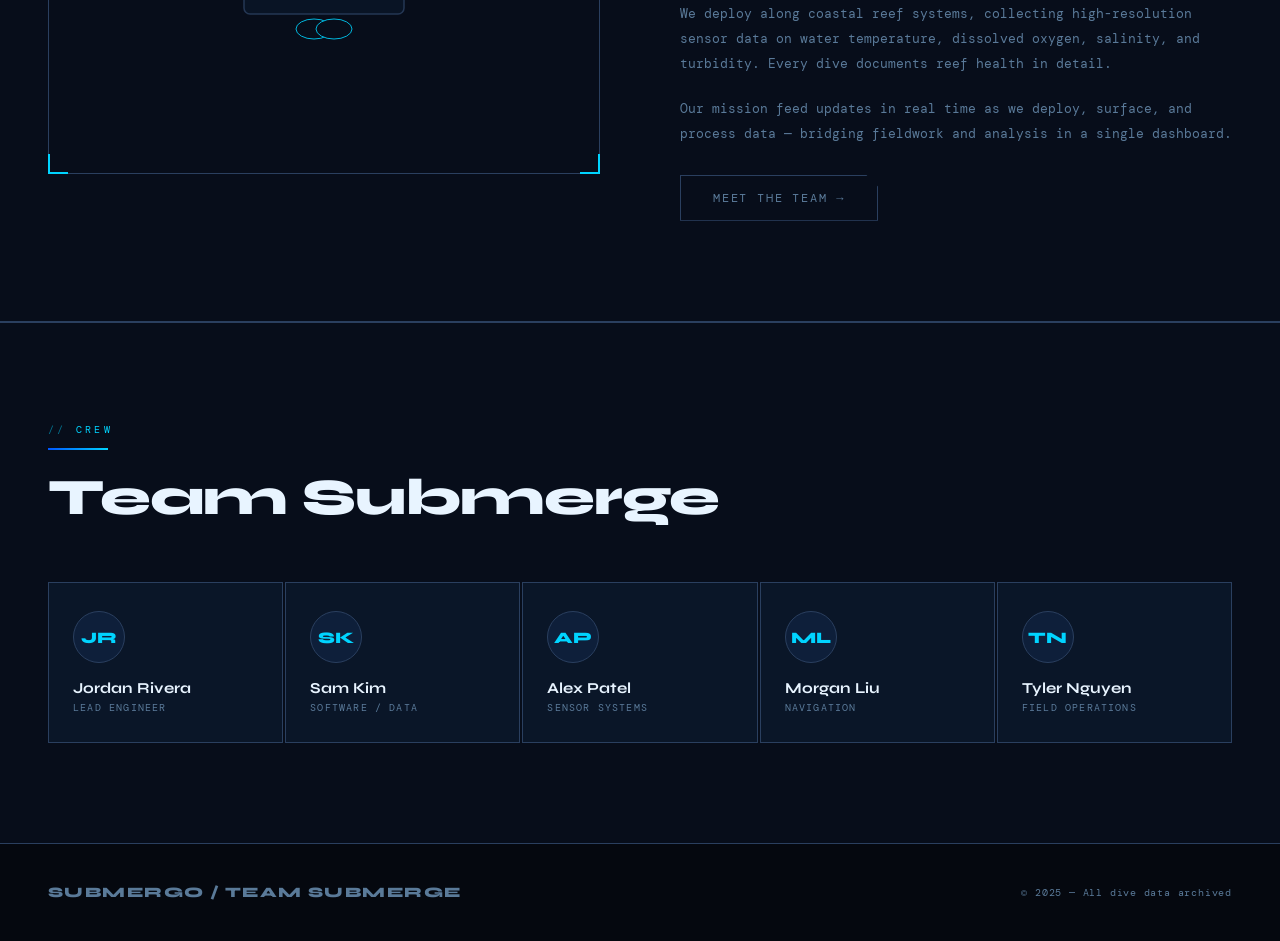
<file: submergo_admin_clean_fixed.html>
<!DOCTYPE html>
<html lang="en">
<head>
  <meta charset="UTF-8" />
  <meta name="viewport" content="width=device-width, initial-scale=1.0" />
  <title>Submergo — Team Submerge</title>
  <link href="https://fonts.googleapis.com/css2?family=Syne:wght@400;600;700;800&family=DM+Mono:ital,wght@0,300;0,400;1,300&display=swap" rel="stylesheet" />
  <style>
    :root{--black:#05080f;--deep:#070d1a;--navy:#0a1628;--accent:#00d4ff;--accent2:#0057ff;--surface:#0e1f3a;--muted:#2a3f5f;--text:#c8daf0;--text-dim:#5a7a99;--white:#e8f4ff;--danger:#ff4444;--success:#00ffaa;--warn:#ffb700;}
    *,*::before,*::after{box-sizing:border-box;margin:0;padding:0;}
    html{scroll-behavior:smooth;}
    body{background:var(--black);color:var(--text);font-family:'DM Mono',monospace;overflow-x:hidden;}
    #cursor{position:fixed;width:12px;height:12px;background:var(--accent);border-radius:50%;pointer-events:none;z-index:9999;transform:translate(-50%,-50%);mix-blend-mode:screen;}
    #cursor-ring{position:fixed;width:36px;height:36px;border:1px solid rgba(0,212,255,.4);border-radius:50%;pointer-events:none;z-index:9998;transform:translate(-50%,-50%);transition:transform .18s ease-out;}
    body::before{content:'';position:fixed;inset:0;background:repeating-linear-gradient(0deg,transparent,transparent 2px,rgba(0,0,0,.07) 2px,rgba(0,0,0,.07) 4px);pointer-events:none;z-index:100;}
    body::after{content:'';position:fixed;inset:0;background-image:url("data:image/svg+xml,%3Csvg viewBox='0 0 200 200' xmlns='http://www.w3.org/2000/svg'%3E%3Cfilter id='n'%3E%3CfeTurbulence type='fractalNoise' baseFrequency='0.9' numOctaves='4' stitchTiles='stitch'/%3E%3C/filter%3E%3Crect width='100%25' height='100%25' filter='url(%23n)' opacity='0.04'/%3E%3C/svg%3E");pointer-events:none;z-index:99;opacity:.5;}
    nav{position:fixed;top:0;left:0;right:0;z-index:500;display:flex;align-items:center;justify-content:space-between;padding:20px 48px;background:linear-gradient(to bottom,rgba(5,8,15,.95),transparent);backdrop-filter:blur(2px);}
    .nav-logo{font-family:'Syne',sans-serif;font-weight:800;font-size:1.1rem;letter-spacing:.12em;color:var(--white);text-decoration:none;cursor:pointer;}
    .nav-logo span{color:var(--accent);}
    .nav-links{display:flex;gap:36px;list-style:none;}
    .nav-links a{color:var(--text-dim);text-decoration:none;font-size:.72rem;letter-spacing:.18em;text-transform:uppercase;transition:color .2s;cursor:pointer;}
    .nav-links a:hover{color:var(--accent);}
    .nav-status{display:flex;align-items:center;gap:8px;font-size:.68rem;letter-spacing:.1em;color:var(--text-dim);}
    .status-dot{width:7px;height:7px;border-radius:50%;background:var(--success);box-shadow:0 0 8px var(--success);animation:pulse 2s infinite;}
    @keyframes pulse{0%,100%{opacity:1;transform:scale(1)}50%{opacity:.6;transform:scale(.85)}}
    #hero{position:relative;min-height:100vh;display:flex;flex-direction:column;justify-content:center;padding:0 48px;overflow:hidden;}
    .sonar-container{position:absolute;right:-80px;top:50%;transform:translateY(-50%);width:700px;height:700px;}
    .sonar-ring{position:absolute;border-radius:50%;border:1px solid rgba(0,212,255,.15);top:50%;left:50%;transform:translate(-50%,-50%);animation:sonar 4s ease-out infinite;}
    .sonar-ring:nth-child(1){width:150px;height:150px;animation-delay:0s}.sonar-ring:nth-child(2){width:300px;height:300px;animation-delay:.8s}.sonar-ring:nth-child(3){width:450px;height:450px;animation-delay:1.6s}.sonar-ring:nth-child(4){width:600px;height:600px;animation-delay:2.4s}
    @keyframes sonar{0%{opacity:.6}100%{opacity:0}}
    .sonar-cross{position:absolute;top:50%;left:50%;transform:translate(-50%,-50%);width:700px;height:700px;}
    .sonar-cross::before,.sonar-cross::after{content:'';position:absolute;background:rgba(0,212,255,.06);}
    .sonar-cross::before{width:1px;height:100%;left:50%;top:0;}.sonar-cross::after{height:1px;width:100%;top:50%;left:0;}
    .sonar-blip{position:absolute;top:50%;left:50%;width:8px;height:8px;background:var(--accent);border-radius:50%;transform:translate(-50%,-50%);box-shadow:0 0 20px var(--accent);}
    .depth-grid{position:absolute;inset:0;background-image:linear-gradient(rgba(0,212,255,.03) 1px,transparent 1px),linear-gradient(90deg,rgba(0,212,255,.03) 1px,transparent 1px);background-size:60px 60px;}
    .horizon{position:absolute;bottom:0;left:0;right:0;height:1px;background:linear-gradient(90deg,transparent,var(--accent2),var(--accent),var(--accent2),transparent);opacity:.4;}
    .hero-label{font-size:.7rem;letter-spacing:.3em;text-transform:uppercase;color:var(--accent);margin-bottom:24px;display:flex;align-items:center;gap:12px;opacity:0;animation:fadeUp .8s forwards .2s;}
    .hero-label::before{content:'';width:40px;height:1px;background:var(--accent);}
    h1{font-family:'Syne',sans-serif;font-size:clamp(4rem,10vw,9rem);font-weight:800;line-height:.92;color:var(--white);letter-spacing:-.02em;opacity:0;animation:fadeUp .9s forwards .4s;}
    h1 .highlight{color:transparent;-webkit-text-stroke:1px var(--accent);display:block;}
    .hero-sub{margin-top:32px;max-width:480px;font-size:.82rem;line-height:1.8;color:var(--text-dim);opacity:0;animation:fadeUp .9s forwards .6s;}
    .hero-cta{margin-top:48px;display:flex;gap:16px;opacity:0;animation:fadeUp .9s forwards .8s;}
    .btn-primary{padding:14px 32px;background:var(--accent);color:var(--black);font-family:'DM Mono',monospace;font-size:.75rem;letter-spacing:.15em;text-transform:uppercase;border:none;cursor:pointer;text-decoration:none;display:inline-flex;align-items:center;gap:10px;transition:background .2s,transform .2s;clip-path:polygon(0 0,calc(100% - 12px) 0,100% 12px,100% 100%,0 100%);}
    .btn-primary:hover{background:var(--white);transform:translateY(-2px);}
    .btn-ghost{padding:14px 32px;background:transparent;color:var(--text-dim);font-family:'DM Mono',monospace;font-size:.75rem;letter-spacing:.15em;text-transform:uppercase;border:1px solid var(--muted);cursor:pointer;text-decoration:none;display:inline-flex;align-items:center;gap:10px;transition:border-color .2s,color .2s,transform .2s;clip-path:polygon(0 0,calc(100% - 12px) 0,100% 12px,100% 100%,0 100%);}
    .btn-ghost:hover{border-color:var(--accent);color:var(--accent);transform:translateY(-2px);}
    @keyframes fadeUp{from{opacity:0;transform:translateY(30px)}to{opacity:1;transform:translateY(0)}}
    @keyframes fadeIn{from{opacity:0}to{opacity:1}}
    .stats-strip{background:var(--navy);border-top:1px solid var(--muted);border-bottom:1px solid var(--muted);padding:20px 48px;display:flex;}
    .stat-item{flex:1;display:flex;flex-direction:column;gap:4px;padding:0 32px;border-right:1px solid var(--muted);}
    .stat-item:first-child{padding-left:0}.stat-item:last-child{border-right:none}
    .stat-num{font-family:'Syne',sans-serif;font-size:1.8rem;font-weight:800;color:var(--white);}.stat-num .accent{color:var(--accent);}
    .stat-desc{font-size:.65rem;letter-spacing:.15em;text-transform:uppercase;color:var(--text-dim);}
    #missions{padding:100px 48px;}
    .section-header{display:flex;align-items:flex-end;justify-content:space-between;margin-bottom:56px;}
    .section-tag{font-size:.65rem;letter-spacing:.3em;text-transform:uppercase;color:var(--accent);margin-bottom:12px;display:flex;align-items:center;gap:10px;}
    .section-tag::before{content:'//';opacity:.5;}
    h2{font-family:'Syne',sans-serif;font-size:clamp(2rem,4vw,3.2rem);font-weight:800;color:var(--white);letter-spacing:-.02em;line-height:1.1;}
    .section-meta{font-size:.7rem;color:var(--text-dim);letter-spacing:.1em;text-align:right;line-height:1.8;}
    .mission-filters{display:flex;gap:2px;margin-bottom:32px;}
    .filter-btn{padding:8px 20px;background:transparent;color:var(--text-dim);font-family:'DM Mono',monospace;font-size:.68rem;letter-spacing:.12em;text-transform:uppercase;border:1px solid transparent;cursor:pointer;transition:all .2s;}
    .filter-btn.active{background:rgba(0,212,255,.08);color:var(--accent);border-color:rgba(0,212,255,.3);}
    .filter-btn:hover:not(.active){color:var(--text);}
    .missions-grid{display:grid;grid-template-columns:repeat(auto-fill,minmax(380px,1fr));gap:2px;}
    .mission-card{background:var(--deep);border:1px solid var(--muted);padding:28px;position:relative;overflow:hidden;cursor:pointer;transition:border-color .3s,transform .3s;}
    .mission-card::before{content:'';position:absolute;inset:0;background:linear-gradient(135deg,rgba(0,212,255,.04),transparent 60%);opacity:0;transition:opacity .3s;}
    .mission-card:hover{border-color:rgba(0,212,255,.4);transform:translateY(-3px);}.mission-card:hover::before{opacity:1;}
    .mission-card::after{content:'';position:absolute;top:0;right:0;width:0;height:0;border-style:solid;border-width:0 28px 28px 0;border-color:transparent var(--muted) transparent transparent;transition:border-color .3s;}
    .mission-card:hover::after{border-color:transparent rgba(0,212,255,.4) transparent transparent;}
    .mission-card.active-mission{border-color:rgba(0,255,170,.35);background:linear-gradient(135deg,rgba(0,255,170,.03),var(--deep));}
    .mission-card.active-mission::after{border-color:transparent rgba(0,255,170,.5) transparent transparent;}
    .mission-header{display:flex;justify-content:space-between;align-items:flex-start;margin-bottom:20px;}
    .mission-id{font-size:.62rem;letter-spacing:.2em;color:var(--text-dim);text-transform:uppercase;}
    .mission-badge{font-size:.6rem;letter-spacing:.12em;text-transform:uppercase;padding:4px 10px;border-radius:2px;}
    .badge-active{background:rgba(0,255,170,.12);color:var(--success);border:1px solid rgba(0,255,170,.3);}
    .badge-complete{background:rgba(0,87,255,.12);color:#6699ff;border:1px solid rgba(0,87,255,.3);}
    .badge-planned{background:rgba(255,183,0,.1);color:var(--warn);border:1px solid rgba(255,183,0,.25);}
    .mission-name{font-family:'Syne',sans-serif;font-size:1.2rem;font-weight:700;color:var(--white);margin-bottom:8px;line-height:1.2;}
    .mission-date{font-size:.65rem;color:var(--text-dim);letter-spacing:.08em;margin-bottom:20px;}
    .sensor-grid{display:grid;grid-template-columns:1fr 1fr;gap:12px;margin-bottom:20px;}
    .sensor-item{background:rgba(0,0,0,.3);padding:10px 14px;border-left:2px solid var(--muted);}
    .sensor-label{font-size:.58rem;letter-spacing:.15em;text-transform:uppercase;color:var(--text-dim);margin-bottom:4px;}
    .sensor-value{font-size:.9rem;color:var(--text);}.sensor-value.highlight{color:var(--accent);}.sensor-value.warn{color:var(--warn);}
    .mission-progress{margin-top:16px;}
    .progress-header{display:flex;justify-content:space-between;font-size:.6rem;color:var(--text-dim);letter-spacing:.1em;text-transform:uppercase;margin-bottom:6px;}
    .progress-bar{height:2px;background:var(--muted);position:relative;overflow:hidden;}
    .progress-fill{height:100%;background:linear-gradient(90deg,var(--accent2),var(--accent));position:relative;}
    .progress-fill::after{content:'';position:absolute;right:0;top:50%;width:4px;height:4px;background:var(--accent);border-radius:50%;transform:translateY(-50%);box-shadow:0 0 8px var(--accent);}
    .mission-location{margin-top:16px;font-size:.65rem;color:var(--text-dim);display:flex;align-items:center;gap:8px;}
    .mission-location::before{content:'\25C8';color:var(--accent);font-size:.7rem;}
    .live-ticker{margin-top:16px;padding:10px 14px;background:rgba(0,255,170,.05);border:1px solid rgba(0,255,170,.2);font-size:.62rem;letter-spacing:.05em;color:var(--success);display:flex;align-items:center;gap:8px;overflow:hidden;}
    .live-dot{width:5px;height:5px;border-radius:50%;background:var(--success);animation:pulse 1s infinite;flex-shrink:0;}
    .ticker-text{white-space:nowrap;overflow:hidden;text-overflow:ellipsis;}
    #about{padding:100px 48px;background:var(--deep);border-top:1px solid var(--muted);border-bottom:1px solid var(--muted);display:grid;grid-template-columns:1fr 1fr;gap:80px;align-items:center;}
    .about-visual{position:relative;height:400px;}
    .rov-frame{position:absolute;inset:0;border:1px solid var(--muted);display:flex;align-items:center;justify-content:center;}
    .rov-svg{width:280px;height:auto;opacity:.85;}
    .scan-line{position:absolute;left:0;right:0;height:2px;background:linear-gradient(90deg,transparent,var(--accent),transparent);animation:scan 3s linear infinite;opacity:.6;}
    @keyframes scan{0%{top:0}100%{top:100%}}
    .corner-tl,.corner-tr,.corner-bl,.corner-br{position:absolute;width:20px;height:20px;}
    .corner-tl{top:-1px;left:-1px;border-top:2px solid var(--accent);border-left:2px solid var(--accent);}
    .corner-tr{top:-1px;right:-1px;border-top:2px solid var(--accent);border-right:2px solid var(--accent);}
    .corner-bl{bottom:-1px;left:-1px;border-bottom:2px solid var(--accent);border-left:2px solid var(--accent);}
    .corner-br{bottom:-1px;right:-1px;border-bottom:2px solid var(--accent);border-right:2px solid var(--accent);}
    .about-content p{font-size:.82rem;line-height:1.9;color:var(--text-dim);margin-bottom:20px;}.about-content p strong{color:var(--text);}
    #data{padding:100px 48px;}
    .data-table{width:100%;border-collapse:collapse;font-size:.72rem;}
    .data-table thead th{text-align:left;padding:10px 20px;font-size:.6rem;letter-spacing:.2em;text-transform:uppercase;color:var(--text-dim);border-bottom:1px solid var(--muted);}
    .data-table tbody tr{border-bottom:1px solid rgba(42,63,95,.4);transition:background .15s;cursor:pointer;}
    .data-table tbody tr:hover{background:rgba(0,212,255,.03);}
    .data-table tbody td{padding:14px 20px;color:var(--text);}.data-table tbody td:first-child{color:var(--text-dim);}
    .td-accent{color:var(--accent)!important;}.td-success{color:var(--success)!important;}.td-warn{color:var(--warn)!important;}
    #team{padding:100px 48px;background:var(--deep);border-top:1px solid var(--muted);}
    .team-grid{display:grid;grid-template-columns:repeat(auto-fill,minmax(200px,1fr));gap:2px;margin-top:56px;}
    .team-card{background:var(--navy);padding:28px 24px;border:1px solid var(--muted);transition:border-color .3s;cursor:pointer;}
    .team-card:hover{border-color:rgba(0,212,255,.35);}
    .team-avatar{width:52px;height:52px;background:var(--surface);border:1px solid var(--muted);border-radius:50%;display:flex;align-items:center;justify-content:center;font-family:'Syne',sans-serif;font-weight:800;font-size:1rem;color:var(--accent);margin-bottom:16px;}
    .team-name{font-family:'Syne',sans-serif;font-weight:700;font-size:.95rem;color:var(--white);margin-bottom:4px;}
    .team-role{font-size:.62rem;letter-spacing:.12em;text-transform:uppercase;color:var(--text-dim);}
    footer{padding:40px 48px;border-top:1px solid var(--muted);display:flex;align-items:center;justify-content:space-between;}
    .footer-logo{font-family:'Syne',sans-serif;font-weight:800;font-size:.9rem;letter-spacing:.1em;color:var(--text-dim);}
    .footer-copy{font-size:.62rem;color:var(--text-dim);letter-spacing:.08em;}
    .section-divider{width:60px;height:2px;background:linear-gradient(90deg,var(--accent2),var(--accent));margin-bottom:20px;}
    @media(max-width:900px){nav{padding:16px 24px;}.nav-links{display:none;}#hero,#missions,#data,#team,footer{padding-left:24px;padding-right:24px;}#about{grid-template-columns:1fr;padding:60px 24px;}.about-visual{height:260px;}.sonar-container{right:-200px;opacity:.4;}.stats-strip{padding:16px 24px;overflow-x:auto;}.missions-grid{grid-template-columns:1fr;}}

    /* ADMIN STYLES */
    #admin-site{display:none;}
    #login-screen{position:fixed;inset:0;z-index:1000;background:var(--black);display:flex;align-items:center;justify-content:center;}
    .login-box{background:var(--deep);border:1px solid var(--muted);padding:48px 56px;width:100%;max-width:420px;position:relative;}
    .login-box::before{content:'';position:absolute;top:0;left:0;right:0;height:2px;background:linear-gradient(90deg,var(--accent2),var(--accent));}
    .lc-tl,.lc-tr,.lc-bl,.lc-br{position:absolute;width:14px;height:14px;}
    .lc-tl{top:-1px;left:-1px;border-top:2px solid var(--accent);border-left:2px solid var(--accent);}
    .lc-tr{top:-1px;right:-1px;border-top:2px solid var(--accent);border-right:2px solid var(--accent);}
    .lc-bl{bottom:-1px;left:-1px;border-bottom:2px solid var(--accent);border-left:2px solid var(--accent);}
    .lc-br{bottom:-1px;right:-1px;border-bottom:2px solid var(--accent);border-right:2px solid var(--accent);}
    .login-logo{font-family:'Syne',sans-serif;font-weight:800;font-size:1.3rem;letter-spacing:.15em;color:var(--white);margin-bottom:6px;}.login-logo span{color:var(--accent);}
    .login-sub{font-size:.65rem;letter-spacing:.2em;text-transform:uppercase;color:var(--text-dim);margin-bottom:36px;}
    .login-label{font-size:.62rem;letter-spacing:.15em;text-transform:uppercase;color:var(--text-dim);margin-bottom:8px;display:block;}
    .login-input{width:100%;padding:12px 16px;background:var(--navy);border:1px solid var(--muted);color:var(--white);font-family:'DM Mono',monospace;font-size:.85rem;outline:none;transition:border-color .2s;margin-bottom:24px;}
    .login-input:focus{border-color:var(--accent);}
    .login-btn{width:100%;padding:14px;background:var(--accent);color:var(--black);font-family:'DM Mono',monospace;font-size:.75rem;letter-spacing:.2em;text-transform:uppercase;border:none;cursor:pointer;transition:background .2s;clip-path:polygon(0 0,calc(100% - 10px) 0,100% 10px,100% 100%,0 100%);}
    .login-btn:hover{background:var(--white);}
    .login-error{font-size:.68rem;color:var(--danger);margin-top:14px;display:none;}
    .admin-sidebar{position:fixed;top:0;left:0;bottom:0;width:240px;background:var(--deep);border-right:1px solid var(--muted);display:flex;flex-direction:column;z-index:100;}
    .sidebar-logo{padding:24px 24px 20px;border-bottom:1px solid var(--muted);}
    .sidebar-logo-text{font-family:'Syne',sans-serif;font-weight:800;font-size:.95rem;letter-spacing:.1em;color:var(--white);}.sidebar-logo-text span{color:var(--accent);}
    .sidebar-badge{font-size:.58rem;letter-spacing:.15em;text-transform:uppercase;color:var(--text-dim);margin-top:4px;}
    .sidebar-nav{padding:20px 0;flex:1;}
    .sidebar-section-label{font-size:.55rem;letter-spacing:.25em;text-transform:uppercase;color:var(--text-dim);padding:0 24px 8px;opacity:.6;}
    .sidebar-link{display:flex;align-items:center;gap:12px;padding:10px 24px;font-size:.72rem;letter-spacing:.08em;color:var(--text-dim);cursor:pointer;transition:all .15s;border-left:2px solid transparent;}
    .sidebar-link:hover{color:var(--text);background:rgba(0,212,255,.03);}.sidebar-link.active{color:var(--accent);border-left-color:var(--accent);background:rgba(0,212,255,.06);}
    .sidebar-link .icon{font-size:.9rem;width:18px;}
    .sidebar-footer{padding:16px 24px;border-top:1px solid var(--muted);display:flex;flex-direction:column;gap:8px;}
    .logout-btn{width:100%;padding:9px;background:transparent;border:1px solid var(--muted);color:var(--text-dim);font-family:'DM Mono',monospace;font-size:.65rem;letter-spacing:.12em;text-transform:uppercase;cursor:pointer;transition:all .2s;}
    .logout-btn:hover{border-color:var(--danger);color:var(--danger);}
    .view-site-btn{width:100%;padding:9px;background:transparent;border:1px solid var(--muted);color:var(--text-dim);font-family:'DM Mono',monospace;font-size:.65rem;letter-spacing:.12em;text-transform:uppercase;cursor:pointer;transition:all .2s;}
    .view-site-btn:hover{border-color:var(--accent);color:var(--accent);}
    .admin-main{margin-left:240px;min-height:100vh;}
    .admin-topbar{background:var(--deep);border-bottom:1px solid var(--muted);padding:18px 40px;display:flex;align-items:center;justify-content:space-between;position:sticky;top:0;z-index:50;}
    .topbar-title{font-family:'Syne',sans-serif;font-weight:700;font-size:1rem;color:var(--white);}
    .topbar-meta{font-size:.62rem;color:var(--text-dim);letter-spacing:.1em;}
    .publish-btn{padding:10px 28px;background:var(--success);color:var(--black);font-family:'DM Mono',monospace;font-size:.7rem;letter-spacing:.15em;text-transform:uppercase;border:none;cursor:pointer;transition:all .2s;clip-path:polygon(0 0,calc(100% - 8px) 0,100% 8px,100% 100%,0 100%);display:flex;align-items:center;gap:8px;}
    .publish-btn:hover{background:#00ffcc;transform:translateY(-1px);}.publish-btn:disabled{opacity:.5;cursor:not-allowed;transform:none;}
    .tab-panel{display:none;padding:40px;}.tab-panel.active{display:block;}
    #toast{position:fixed;bottom:32px;right:32px;padding:14px 24px;font-size:.72rem;letter-spacing:.08em;border-left:3px solid var(--success);background:var(--deep);color:var(--success);z-index:9999;transform:translateY(100px);opacity:0;transition:all .3s cubic-bezier(.16,1,.3,1);pointer-events:none;}
    #toast.show{transform:translateY(0);opacity:1;}#toast.error{border-color:var(--danger);color:var(--danger);}
    .form-grid{display:grid;grid-template-columns:1fr 1fr;gap:24px;margin-bottom:32px;}.form-grid.single{grid-template-columns:1fr;}
    .form-group{display:flex;flex-direction:column;gap:8px;}
    .form-label{font-size:.6rem;letter-spacing:.18em;text-transform:uppercase;color:var(--text-dim);}
    .form-input,.form-textarea,.form-select{padding:10px 14px;background:var(--navy);border:1px solid var(--muted);color:var(--white);font-family:'DM Mono',monospace;font-size:.78rem;outline:none;transition:border-color .2s;width:100%;}
    .form-input:focus,.form-textarea:focus,.form-select:focus{border-color:var(--accent);}
    .form-textarea{resize:vertical;min-height:80px;}.form-select option{background:var(--navy);}
    .section-card{background:var(--deep);border:1px solid var(--muted);margin-bottom:24px;}
    .section-card-header{padding:18px 24px;border-bottom:1px solid var(--muted);display:flex;align-items:center;justify-content:space-between;}
    .section-card-title{font-family:'Syne',sans-serif;font-weight:700;font-size:.9rem;color:var(--white);}
    .section-card-body{padding:24px;}
    .mission-list{display:flex;flex-direction:column;gap:2px;margin-bottom:24px;}
    .mission-row{background:var(--navy);border:1px solid var(--muted);padding:16px 20px;display:flex;align-items:center;justify-content:space-between;transition:border-color .2s;}
    .mission-row:hover{border-color:rgba(0,212,255,.3);}
    .mission-row-info{display:flex;flex-direction:column;gap:4px;}
    .mission-row-id{font-size:.6rem;letter-spacing:.2em;color:var(--text-dim);}
    .mission-row-name{font-family:'Syne',sans-serif;font-weight:600;font-size:.88rem;color:var(--white);}
    .mission-row-actions{display:flex;gap:8px;align-items:center;}
    .icon-btn{padding:7px 14px;background:transparent;border:1px solid var(--muted);color:var(--text-dim);font-family:'DM Mono',monospace;font-size:.62rem;letter-spacing:.1em;cursor:pointer;transition:all .15s;}
    .icon-btn:hover{border-color:var(--accent);color:var(--accent);}.icon-btn.danger:hover{border-color:var(--danger);color:var(--danger);}
    .abadge{font-size:.55rem;letter-spacing:.12em;text-transform:uppercase;padding:3px 8px;border-radius:2px;margin-left:8px;}
    .abadge-active{background:rgba(0,255,170,.12);color:var(--success);}.abadge-complete{background:rgba(0,87,255,.12);color:#6699ff;}.abadge-planned{background:rgba(255,183,0,.1);color:var(--warn);}
    .sensor-editor-row{display:grid;grid-template-columns:1fr 1fr auto;gap:8px;margin-bottom:8px;align-items:center;}
    .add-sensor-btn{padding:8px 16px;background:transparent;border:1px dashed var(--muted);color:var(--text-dim);font-family:'DM Mono',monospace;font-size:.65rem;letter-spacing:.1em;cursor:pointer;transition:all .2s;width:100%;margin-top:8px;}
    .add-sensor-btn:hover{border-color:var(--accent);color:var(--accent);}
    .remove-btn{padding:8px 12px;background:transparent;border:1px solid var(--muted);color:var(--danger);font-family:'DM Mono',monospace;font-size:.7rem;cursor:pointer;}
    .modal-overlay{position:fixed;inset:0;background:rgba(5,8,15,.92);z-index:800;display:none;align-items:center;justify-content:center;padding:24px;}
    .modal-overlay.open{display:flex;}
    .modal{background:var(--deep);border:1px solid var(--muted);width:100%;max-width:680px;max-height:90vh;overflow-y:auto;position:relative;}
    .modal::before{content:'';position:absolute;top:0;left:0;right:0;height:2px;background:linear-gradient(90deg,var(--accent2),var(--accent));}
    .modal-header{padding:24px 28px;border-bottom:1px solid var(--muted);display:flex;justify-content:space-between;align-items:center;}
    .modal-title{font-family:'Syne',sans-serif;font-weight:700;font-size:1rem;color:var(--white);}
    .modal-close{background:none;border:none;color:var(--text-dim);font-size:1.2rem;cursor:pointer;padding:4px 8px;}
    .modal-body{padding:28px;}.modal-footer{padding:20px 28px;border-top:1px solid var(--muted);display:flex;justify-content:flex-end;gap:12px;}
    .save-mission-btn{padding:12px 28px;background:var(--accent);color:var(--black);font-family:'DM Mono',monospace;font-size:.72rem;letter-spacing:.15em;text-transform:uppercase;border:none;cursor:pointer;transition:background .2s;clip-path:polygon(0 0,calc(100% - 8px) 0,100% 8px,100% 100%,0 100%);}
    .save-mission-btn:hover{background:var(--white);}
    .cancel-btn{padding:12px 20px;background:transparent;border:1px solid var(--muted);color:var(--text-dim);font-family:'DM Mono',monospace;font-size:.72rem;cursor:pointer;}
    .sensor-table-editor{width:100%;border-collapse:collapse;font-size:.72rem;}
    .sensor-table-editor th{text-align:left;padding:8px 12px;font-size:.58rem;letter-spacing:.18em;text-transform:uppercase;color:var(--text-dim);border-bottom:1px solid var(--muted);}
    .sensor-table-editor td{padding:6px 4px;border-bottom:1px solid rgba(42,63,95,.3);}
    .sensor-table-editor input,.sensor-table-editor select{width:100%;padding:6px 8px;background:var(--navy);border:1px solid transparent;color:var(--white);font-family:'DM Mono',monospace;font-size:.7rem;outline:none;}
    .sensor-table-editor input:focus,.sensor-table-editor select:focus{border-color:var(--accent);}
    .add-row-btn{padding:8px 20px;background:transparent;border:1px dashed var(--muted);color:var(--text-dim);font-family:'DM Mono',monospace;font-size:.65rem;letter-spacing:.1em;cursor:pointer;transition:all .2s;margin-top:12px;}
    .add-row-btn:hover{border-color:var(--accent);color:var(--accent);}
    .page-heading{margin-bottom:32px;}.page-tag{font-size:.6rem;letter-spacing:.25em;text-transform:uppercase;color:var(--accent);margin-bottom:8px;}
    .page-h{font-family:'Syne',sans-serif;font-weight:800;font-size:1.6rem;color:var(--white);letter-spacing:-.01em;}
    .page-desc{font-size:.72rem;color:var(--text-dim);margin-top:8px;line-height:1.7;}
    .adivider{height:1px;background:var(--muted);margin:32px 0;}

    /* FIX: public nav styling was accidentally applying to the admin sidebar <nav>, creating an invisible fixed blur header over the Publish button. */
    #admin-site .sidebar-nav{position:static !important;top:auto !important;left:auto !important;right:auto !important;z-index:auto !important;display:block !important;padding:20px 0 !important;background:transparent !important;backdrop-filter:none !important;-webkit-backdrop-filter:none !important;}
    #admin-site .admin-topbar{z-index:900 !important;}
    #admin-site .publish-btn{position:relative;z-index:901;pointer-events:auto;}
  


/* HARD SEPARATION FIX: public page cannot leak into admin page */
body.admin-mode #public-site,
body.admin-mode #cursor,
body.admin-mode #cursor-ring {
  display: none !important;
}
body.public-mode #admin-site {
  display: none !important;
}

/* Admin layout + typography reset */
#admin-site {
  font-family: 'DM Mono', monospace !important;
  font-size: 13px !important;
  line-height: 1.35 !important;
  color: var(--text) !important;
  background: var(--black) !important;
  min-height: 100vh !important;
}
#admin-site * {
  box-sizing: border-box !important;
}
#admin-site nav.sidebar-nav {
  position: static !important;
  inset: auto !important;
  width: auto !important;
  padding: 20px 0 !important;
  display: block !important;
  background: transparent !important;
  background-image: none !important;
  backdrop-filter: none !important;
  -webkit-backdrop-filter: none !important;
}
#admin-site .admin-sidebar {
  position: fixed !important;
  top: 0 !important;
  left: 0 !important;
  bottom: 0 !important;
  width: 240px !important;
  background: var(--deep) !important;
  border-right: 1px solid var(--muted) !important;
  z-index: 1000 !important;
}
#admin-site .admin-main {
  margin-left: 240px !important;
  min-height: 100vh !important;
}
#admin-site .admin-topbar {
  position: sticky !important;
  top: 0 !important;
  z-index: 1001 !important;
  background: var(--deep) !important;
  border-bottom: 1px solid var(--muted) !important;
  padding: 18px 40px !important;
}
#admin-site h1,
#admin-site h2,
#admin-site h3,
#admin-site p,
#admin-site a,
#admin-site button,
#admin-site input,
#admin-site textarea,
#admin-site select,
#admin-site div,
#admin-site span,
#admin-site label,
#admin-site th,
#admin-site td {
  font-family: inherit;
}
#admin-site .page-h {
  font-family: 'Syne', sans-serif !important;
  font-size: 1.25rem !important;
  line-height: 1.15 !important;
  font-weight: 800 !important;
  color: var(--white) !important;
}
#admin-site .page-desc {
  font-size: 0.68rem !important;
  line-height: 1.55 !important;
}
#admin-site .page-tag,
#admin-site .form-label,
#admin-site .topbar-meta,
#admin-site .sidebar-badge,
#admin-site .sidebar-section-label {
  font-size: 0.56rem !important;
  line-height: 1.3 !important;
}
#admin-site .topbar-title {
  font-family: 'Syne', sans-serif !important;
  font-size: 0.9rem !important;
  line-height: 1.2 !important;
}
#admin-site .sidebar-logo-text {
  font-family: 'Syne', sans-serif !important;
  font-size: 0.82rem !important;
  line-height: 1.2 !important;
}
#admin-site .sidebar-link {
  font-size: 0.66rem !important;
  line-height: 1.2 !important;
}
#admin-site .section-card-title,
#admin-site .modal-title,
#admin-site .mission-row-name {
  font-family: 'Syne', sans-serif !important;
  font-size: 0.78rem !important;
  line-height: 1.2 !important;
}
#admin-site .form-input,
#admin-site .form-textarea,
#admin-site .form-select {
  font-size: 0.68rem !important;
  line-height: 1.35 !important;
}
#admin-site button,
#admin-site .icon-btn,
#admin-site .publish-btn,
#admin-site .logout-btn,
#admin-site .view-site-btn,
#admin-site .save-mission-btn,
#admin-site .cancel-btn {
  font-family: 'DM Mono', monospace !important;
  font-size: 0.6rem !important;
  line-height: 1.2 !important;
  cursor: pointer !important;
}
#admin-site .publish-btn {
  font-size: 0.62rem !important;
  position: relative !important;
  z-index: 1002 !important;
  pointer-events: auto !important;
}
#admin-site .mission-row-id,
#admin-site .sensor-table-editor,
#admin-site .sensor-table-editor input,
#admin-site .sensor-table-editor select {
  font-size: 0.62rem !important;
}
#admin-site .sensor-table-editor th {
  font-size: 0.52rem !important;
}

</style>
</head>
<body>

<!-- PUBLIC SITE -->
<div id="public-site">
  <div id="cursor"></div>
  <div id="cursor-ring"></div>
  <nav>
    <a class="nav-logo" href="#"><span>SUB</span>MERGO</a>
    <ul class="nav-links">
      <li><a href="#missions">Missions</a></li><li><a href="#data">Data</a></li>
      <li><a href="#about">About</a></li><li><a href="#team">Team</a></li><li><a href="?admin">Admin</a></li>
    </ul>
    <div class="nav-status"><div class="status-dot"></div><span>ROV ONLINE</span></div>
  </nav>
  <section id="hero">
    <div class="depth-grid"></div>
    <div class="sonar-container"><div class="sonar-cross"></div><div class="sonar-ring"></div><div class="sonar-ring"></div><div class="sonar-ring"></div><div class="sonar-ring"></div><div class="sonar-blip"></div></div>
    <div class="horizon"></div>
    <div class="hero-label" id="hero-label">Team Submerge &middot; Est. 2024</div>
    <h1 id="hero-title-el">READING<span class="highlight" id="hero-title-line2">THE REEF</span></h1>
    <p class="hero-sub" id="hero-sub-el">Coastal reef survey and environmental monitoring from the water's surface down. Real-time sensor data. Precision ROV operations. Every dive, documented.</p>
    <div class="hero-cta">
      <a class="btn-primary" href="#missions">&#8595; View Missions</a>
      <a class="btn-ghost" href="#data">Sensor Log</a>
    </div>
  </section>
  <div class="stats-strip">
    <div class="stat-item"><div class="stat-num">14<span class="accent">+</span></div><div class="stat-desc">Missions Completed</div></div>
    <div class="stat-item"><div class="stat-num">28<span class="accent">m</span></div><div class="stat-desc">Max Recorded Depth</div></div>
    <div class="stat-item"><div class="stat-num">3.2<span class="accent">TB</span></div><div class="stat-desc">Data Collected</div></div>
    <div class="stat-item"><div class="stat-num">99<span class="accent">%</span></div><div class="stat-desc">ROV Recovery Rate</div></div>
    <div class="stat-item"><div class="stat-num">6<span class="accent"> reefs</span></div><div class="stat-desc">Active Survey Sites</div></div>
  </div>
  <section id="missions">
    <div class="section-header">
      <div><div class="section-tag">Field Operations</div><div class="section-divider"></div><h2>Mission Log</h2></div>
      <div class="section-meta">Updated automatically<br/><span id="last-updated">-</span></div>
    </div>
    <div class="mission-filters">
      <button class="filter-btn active" onclick="filterMissions('all',this)">All</button>
      <button class="filter-btn" onclick="filterMissions('active',this)">Active</button>
      <button class="filter-btn" onclick="filterMissions('complete',this)">Complete</button>
      <button class="filter-btn" onclick="filterMissions('planned',this)">Planned</button>
    </div>
    <div class="missions-grid" id="missions-grid"><div style="padding:40px;color:var(--text-dim);">Loading...</div></div>
  </section>
  <section id="data">
    <div class="section-header"><div><div class="section-tag">Sensor Output</div><div class="section-divider"></div><h2>Latest Readings</h2></div></div>
    <table class="data-table">
      <thead><tr><th>Timestamp</th><th>Mission</th><th>Depth (m)</th><th>Temp (&deg;C)</th><th>Salinity (PSU)</th><th>DO (mg/L)</th><th>Turbidity (NTU)</th><th>Status</th></tr></thead>
      <tbody id="data-table-body"></tbody>
    </table>
  </section>
  <section id="about">
    <div class="about-visual">
      <div class="rov-frame">
        <div class="corner-tl"></div><div class="corner-tr"></div><div class="corner-bl"></div><div class="corner-br"></div>
        <div class="scan-line"></div>
        <svg class="rov-svg" viewBox="0 0 280 180" fill="none" xmlns="http://www.w3.org/2000/svg">
          <rect x="60" y="60" width="160" height="70" rx="6" fill="#0a1628" stroke="#2a3f5f" stroke-width="1.5"/>
          <rect x="80" y="40" width="120" height="22" rx="3" fill="#070d1a" stroke="#2a3f5f" stroke-width="1.2"/>
          <ellipse cx="52" cy="95" rx="10" ry="18" fill="#070d1a" stroke="#00d4ff" stroke-width="1"/>
          <ellipse cx="228" cy="95" rx="10" ry="18" fill="#070d1a" stroke="#00d4ff" stroke-width="1"/>
          <ellipse cx="130" cy="145" rx="18" ry="10" fill="#070d1a" stroke="#00d4ff" stroke-width="1"/>
          <ellipse cx="150" cy="145" rx="18" ry="10" fill="#070d1a" stroke="#00d4ff" stroke-width="1"/>
          <circle cx="75" cy="95" r="12" fill="#070d1a" stroke="#00d4ff" stroke-width="1.5"/>
          <circle cx="75" cy="95" r="6" fill="#00d4ff" opacity="0.3"/>
          <circle cx="75" cy="95" r="3" fill="#00d4ff" opacity="0.8"/>
          <circle cx="63" cy="80" r="3" fill="#ffb700" opacity="0.9"/>
          <circle cx="63" cy="110" r="3" fill="#ffb700" opacity="0.9"/>
          <line x1="100" y1="80" x2="200" y2="80" stroke="#2a3f5f" stroke-width="1"/>
          <line x1="100" y1="95" x2="200" y2="95" stroke="#00d4ff" stroke-width="0.5" stroke-dasharray="4 4"/>
          <line x1="100" y1="110" x2="200" y2="110" stroke="#2a3f5f" stroke-width="1"/>
          <rect x="170" y="83" width="20" height="6" rx="1" fill="#00d4ff" opacity="0.4"/>
          <rect x="170" y="93" width="14" height="6" rx="1" fill="#00d4ff" opacity="0.25"/>
          <path d="M140 40 Q 140 20, 140 10" stroke="#2a3f5f" stroke-width="2" stroke-dasharray="3 3"/>
          <rect x="215" y="85" width="8" height="24" rx="2" fill="#070d1a" stroke="#00d4ff" stroke-width="1"/>
          <line x1="46" y1="88" x2="58" y2="88" stroke="#00d4ff" stroke-width="1" opacity="0.6"/>
          <line x1="52" y1="82" x2="52" y2="108" stroke="#00d4ff" stroke-width="1" opacity="0.6"/>
        </svg>
      </div>
    </div>
    <div class="about-content">
      <div class="section-tag">Who We Are</div><div class="section-divider"></div>
      <h2 id="about-heading">Built for the reef</h2><br/>
      <p id="about-p1"><strong>Team Submerge</strong> is a student-led ROV research group focused on coastal reef monitoring and environmental data collection. Our vehicle &mdash; <strong>Submergo</strong> &mdash; is custom-built for shallow-water survey operations.</p>
      <p id="about-p2">We deploy along coastal reef systems, collecting high-resolution sensor data on water temperature, dissolved oxygen, salinity, and turbidity. Every dive documents reef health in detail.</p>
      <p id="about-p3">Our mission feed updates in real time as we deploy, surface, and process data &mdash; bridging fieldwork and analysis in a single dashboard.</p>
      <a class="btn-ghost" href="#team" style="margin-top:8px;">Meet the Team &rarr;</a>
    </div>
  </section>
  <section id="team">
    <div class="section-tag">Crew</div><div class="section-divider"></div><h2>Team Submerge</h2>
    <div class="team-grid">
      <div class="team-card"><div class="team-avatar">JR</div><div class="team-name">Jordan Rivera</div><div class="team-role">Lead Engineer</div></div>
      <div class="team-card"><div class="team-avatar">SK</div><div class="team-name">Sam Kim</div><div class="team-role">Software / Data</div></div>
      <div class="team-card"><div class="team-avatar">AP</div><div class="team-name">Alex Patel</div><div class="team-role">Sensor Systems</div></div>
      <div class="team-card"><div class="team-avatar">ML</div><div class="team-name">Morgan Liu</div><div class="team-role">Navigation</div></div>
      <div class="team-card"><div class="team-avatar">TN</div><div class="team-name">Tyler Nguyen</div><div class="team-role">Field Operations</div></div>
    </div>
  </section>
  <footer><div class="footer-logo">SUBMERGO / TEAM SUBMERGE</div><div class="footer-copy">&copy; 2025 &mdash; All dive data archived</div></footer>
</div>

<!-- ADMIN SITE -->
<div id="admin-site">
  <div id="login-screen">
    <div class="login-box">
      <div class="lc-tl"></div><div class="lc-tr"></div><div class="lc-bl"></div><div class="lc-br"></div>
      <div class="login-logo"><span>SUB</span>MERGO</div>
      <div class="login-sub">Admin Access &middot; Team Submerge</div>
      <label class="login-label">Password</label>
      <input class="login-input" id="pw-input" type="password" placeholder="Enter admin password" onkeydown="if(event.key==='Enter')tryLogin()" />
      <button class="login-btn" onclick="tryLogin()">&#x21B3; Authenticate</button>
      <div class="login-error" id="login-error">&#9888; Incorrect password. Access denied.</div>
    </div>
  </div>
  <div id="admin-shell" style="display:none;">
    <aside class="admin-sidebar">
      <div class="sidebar-logo"><div class="sidebar-logo-text"><span>SUB</span>MERGO</div><div class="sidebar-badge">// Admin Panel</div></div>
      <nav class="sidebar-nav">
        <div class="sidebar-section-label">Content</div>
        <div class="sidebar-link active" onclick="showTab('missions',this)"><span class="icon">&#9672;</span> Missions</div>
        <div class="sidebar-link" onclick="showTab('hero',this)"><span class="icon">&#9650;</span> Hero Section</div>
        <div class="sidebar-link" onclick="showTab('about',this)"><span class="icon">&#9723;</span> About</div>
        <div class="sidebar-link" onclick="showTab('sensordata',this)"><span class="icon">&#9675;</span> Sensor Data</div>
      </nav>
      <div class="sidebar-footer">
        <button class="view-site-btn" onclick="switchToPublic()">&#8592; View Public Site</button>
        <button class="logout-btn" onclick="logout()">&#9167; Log Out</button>
      </div>
    </aside>
    <div class="admin-main">
      <div class="admin-topbar">
        <div><div class="topbar-title" id="topbar-title">Missions</div><div class="topbar-meta" id="topbar-meta">Manage mission cards on the public site</div></div>
        <button class="publish-btn" id="publish-btn" onclick="publishAll()"><span>&#8593;</span> Publish Changes</button>
      </div>
      <div class="tab-panel active" id="tab-missions">
        <div class="page-heading"><div class="page-tag">// Mission Log</div><div class="page-h">Manage Missions</div><div class="page-desc">Add, edit, or remove missions. Hit Publish to go live.</div></div>
        <div class="section-card">
          <div class="section-card-header"><div class="section-card-title">Current Missions</div><button class="icon-btn" onclick="openAddMission()">+ Add Mission</button></div>
          <div class="section-card-body"><div class="mission-list" id="mission-list"></div></div>
        </div>
      </div>
      <div class="tab-panel" id="tab-hero">
        <div class="page-heading"><div class="page-tag">// Hero Section</div><div class="page-h">Edit Hero Text</div><div class="page-desc">Controls the large headline and subtitle on the landing page.</div></div>
        <div class="section-card">
          <div class="section-card-header"><div class="section-card-title">Hero Content</div></div>
          <div class="section-card-body">
            <div class="form-grid single">
              <div class="form-group"><label class="form-label">Label (top tag line)</label><input class="form-input" id="h-label" /></div>
              <div class="form-group"><label class="form-label">Headline Line 1 (solid)</label><input class="form-input" id="h-line1" /></div>
              <div class="form-group"><label class="form-label">Headline Line 2 (outlined accent)</label><input class="form-input" id="h-line2" /></div>
              <div class="form-group"><label class="form-label">Subtitle</label><textarea class="form-textarea" id="h-sub" rows="3"></textarea></div>
            </div>
          </div>
        </div>
      </div>
      <div class="tab-panel" id="tab-about">
        <div class="page-heading"><div class="page-tag">// About Section</div><div class="page-h">Edit About Text</div><div class="page-desc">The team description in the About section.</div></div>
        <div class="section-card">
          <div class="section-card-header"><div class="section-card-title">About Content</div></div>
          <div class="section-card-body">
            <div class="form-grid single">
              <div class="form-group"><label class="form-label">Section Heading</label><input class="form-input" id="a-heading" /></div>
              <div class="form-group"><label class="form-label">Paragraph 1</label><textarea class="form-textarea" id="a-p1" rows="3"></textarea></div>
              <div class="form-group"><label class="form-label">Paragraph 2</label><textarea class="form-textarea" id="a-p2" rows="3"></textarea></div>
              <div class="form-group"><label class="form-label">Paragraph 3</label><textarea class="form-textarea" id="a-p3" rows="2"></textarea></div>
            </div>
          </div>
        </div>
      </div>
      <div class="tab-panel" id="tab-sensordata">
        <div class="page-heading"><div class="page-tag">// Sensor Output</div><div class="page-h">Sensor Data Log</div><div class="page-desc">Edit the sensor readings table on the public site.</div></div>
        <div class="section-card">
          <div class="section-card-header"><div class="section-card-title">Readings</div><button class="icon-btn" onclick="addSensorRow()">+ Add Row</button></div>
          <div class="section-card-body" style="overflow-x:auto;">
            <table class="sensor-table-editor">
              <thead><tr><th>Timestamp</th><th>Mission ID</th><th>Depth</th><th>Temp</th><th>Salinity</th><th>DO</th><th>Turbidity</th><th>Status</th><th></th></tr></thead>
              <tbody id="sensor-tbody"></tbody>
            </table>
            <button class="add-row-btn" onclick="addSensorRow()">+ Add Row</button>
          </div>
        </div>
      </div>
    </div>
  </div>
</div>

<!-- Mission Modal -->
<div class="modal-overlay" id="modal-overlay">
  <div class="modal">
    <div class="modal-header"><div class="modal-title" id="modal-title">Add Mission</div><button class="modal-close" onclick="closeModal()">&#10005;</button></div>
    <div class="modal-body">
      <input type="hidden" id="edit-index" value="-1" />
      <div class="form-grid">
        <div class="form-group"><label class="form-label">Mission ID</label><input class="form-input" id="m-id" placeholder="SMRG-017" /></div>
        <div class="form-group"><label class="form-label">Status</label><select class="form-select" id="m-status"><option value="planned">Planned</option><option value="active">Active</option><option value="complete">Complete</option></select></div>
        <div class="form-group" style="grid-column:1/-1"><label class="form-label">Mission Name</label><input class="form-input" id="m-name" /></div>
        <div class="form-group"><label class="form-label">Date</label><input class="form-input" id="m-date" /></div>
        <div class="form-group"><label class="form-label">Location</label><input class="form-input" id="m-location" /></div>
        <div class="form-group"><label class="form-label">Progress % (0-100)</label><input class="form-input" id="m-progress" type="number" min="0" max="100" /></div>
        <div class="form-group"><label class="form-label">Live Ticker (active only)</label><input class="form-input" id="m-ticker" /></div>
      </div>
      <div class="adivider"></div>
      <div style="margin-bottom:12px;font-size:.65rem;letter-spacing:.15em;text-transform:uppercase;color:var(--text-dim);">Sensor Readings (up to 4)</div>
      <div id="sensor-inputs"></div>
      <button class="add-sensor-btn" onclick="addSensorInput()">+ Add Sensor Reading</button>
    </div>
    <div class="modal-footer">
      <button class="cancel-btn" onclick="closeModal()">Cancel</button>
      <button class="save-mission-btn" onclick="saveMission()">Save Mission</button>
    </div>
  </div>
</div>

<div id="toast"></div>

<script>
  // == CHANGE THIS PASSWORD ==
  const ADMIN_PASSWORD = 'SUBMERGE_ADMIN';

  // Standalone storage fallback: uses ChatGPT storage when available, otherwise browser localStorage.
  if (!window.storage) {
    window.storage = {
      async get(key) {
        const value = localStorage.getItem(key);
        return value === null ? null : { value };
      },
      async set(key, value) {
        localStorage.setItem(key, value);
        return { value };
      }
    };
  }

  const DEFAULT_MISSIONS = [
    {id:'SMRG-015',name:'Coral Health Survey - Tide Ridge',status:'active',date:'Jun 14, 2025 08:32 UTC',location:'Tide Ridge Reef, Zone 4B',progress:62,sensors:[{label:'Depth',value:'12 m',cls:'highlight'},{label:'Temp',value:'26.4 C',cls:''},{label:'Salinity',value:'35.1 PSU',cls:''},{label:'DO',value:'7.8 mg/L',cls:'highlight'}],ticker:'LIVE Thruster 3 nominal Video feed 1080p Coral canopy detected'},
    {id:'SMRG-014',name:'Bleaching Event Transect',status:'complete',date:'May 29, 2025',location:'Shallows East, Marker 7',progress:100,sensors:[{label:'Max Depth',value:'18 m',cls:''},{label:'Temp Delta',value:'+2.1 C',cls:'warn'},{label:'Duration',value:'3h 44m',cls:''},{label:'DO Avg',value:'7.2 mg/L',cls:''}]},
    {id:'SMRG-013',name:'Sediment Flow - Lagoon Mouth',status:'complete',date:'May 10, 2025',location:'Kettleford Lagoon Inlet',progress:100,sensors:[{label:'Max Depth',value:'9 m',cls:''},{label:'Turbidity',value:'22 NTU',cls:'warn'},{label:'Duration',value:'2h 20m',cls:''},{label:'Samples',value:'940',cls:''}]},
    {id:'SMRG-016',name:'Night Survey - Reef Flat',status:'planned',date:'Jun 28, 2025 (est.)',location:'Nightshore Reef Flat',progress:0,sensors:[{label:'Target Depth',value:'6 m',cls:''},{label:'Duration',value:'~2h',cls:''},{label:'Cameras',value:'Low-light',cls:''},{label:'Team',value:'5 members',cls:''}]},
  ];
  const DEFAULT_SENSOR_ROWS = [
    {ts:'2025-06-14 09:14:22',mission:'SMRG-015',depth:12,temp:26.4,sal:35.1,DO:7.8,turb:4.1,status:'nominal'},
    {ts:'2025-06-14 08:52:10',mission:'SMRG-015',depth:8,temp:27.0,sal:35.0,DO:7.5,turb:3.6,status:'nominal'},
    {ts:'2025-06-14 08:34:05',mission:'SMRG-015',depth:4,temp:28.2,sal:34.8,DO:8.1,turb:2.9,status:'nominal'},
    {ts:'2025-05-29 14:10:44',mission:'SMRG-014',depth:18,temp:28.5,sal:35.3,DO:7.2,turb:3.0,status:'archived'},
    {ts:'2025-05-29 11:22:33',mission:'SMRG-014',depth:12,temp:29.1,sal:35.2,DO:7.0,turb:3.4,status:'archived'},
    {ts:'2025-05-10 10:04:17',mission:'SMRG-013',depth:9,temp:27.6,sal:34.5,DO:6.9,turb:22.0,status:'flagged'},
  ];

  let missions=[], sensorRows=[], heroData={}, aboutData={}, activeFilter='all';

  function route(){
    const adminMode = window.location.search.includes('admin') || window.location.hash==='#admin';
    if(adminMode){
      document.body.classList.add('admin-mode');
      document.body.classList.remove('public-mode');
      document.getElementById('public-site').style.display='none';
      document.body.classList.add('admin-mode'); document.body.classList.remove('public-mode'); document.getElementById('admin-site').style.display='block';
    } else {
      document.body.classList.add('public-mode');
      document.body.classList.remove('admin-mode');
      document.getElementById('public-site').style.display='block';
      document.getElementById('admin-site').style.display='none';
      initPublic();
    }
  }

  function switchToPublic(){
    document.body.classList.add('public-mode');
    document.body.classList.remove('admin-mode');
    document.getElementById('admin-site').style.display='none';
    document.getElementById('public-site').style.display='block';
    loadPublicData();
  }

  // PUBLIC
  function initPublic(){
    const cursor=document.getElementById('cursor'),ring=document.getElementById('cursor-ring');
    let mx=0,my=0,rx=0,ry=0;
    document.addEventListener('mousemove',e=>{mx=e.clientX;my=e.clientY;});
    (function ac(){cursor.style.left=mx+'px';cursor.style.top=my+'px';rx+=(mx-rx)*.12;ry+=(my-ry)*.12;ring.style.left=rx+'px';ring.style.top=ry+'px';requestAnimationFrame(ac);})();
    let td=12,cd=0;
    const de=document.getElementById('depth-counter');
    function ad(){if(cd<td){cd=Math.min(cd+Math.ceil((td-cd)*.04)+1,td);if(de) de.textContent=cd;setTimeout(ad,16);}}
    setTimeout(ad,1000);
    setInterval(()=>{td=8+Math.round(Math.random()*10);ad();},5000);
    loadPublicData();
  }

  async function loadPublicData(){
    missions=JSON.parse(JSON.stringify(DEFAULT_MISSIONS));
    sensorRows=JSON.parse(JSON.stringify(DEFAULT_SENSOR_ROWS));
    try{const r=await window.storage.get('submergo:missions',true);if(r&&r.value)missions=JSON.parse(r.value);}catch(e){}
    try{const r=await window.storage.get('submergo:sensorRows',true);if(r&&r.value)sensorRows=JSON.parse(r.value);}catch(e){}
    try{
      const r=await window.storage.get('submergo:hero',true);
      if(r&&r.value){
        const h=JSON.parse(r.value);
        const t=document.getElementById('hero-title-el');
        if(h.line1&&t.childNodes[0]) t.childNodes[0].textContent=h.line1;
        if(h.line2) document.getElementById('hero-title-line2').textContent=h.line2;
        if(h.sub) document.getElementById('hero-sub-el').textContent=h.sub;
        if(h.label) document.getElementById('hero-label').textContent=h.label;
      }
    }catch(e){}
    try{
      const r=await window.storage.get('submergo:about',true);
      if(r&&r.value){
        const a=JSON.parse(r.value);
        if(a.heading) document.getElementById('about-heading').textContent=a.heading;
        if(a.p1) document.getElementById('about-p1').innerHTML=a.p1;
        if(a.p2) document.getElementById('about-p2').textContent=a.p2;
        if(a.p3) document.getElementById('about-p3').textContent=a.p3;
      }
    }catch(e){}
    document.getElementById('last-updated').textContent=new Date().toLocaleString('en-US',{month:'short',day:'numeric',hour:'2-digit',minute:'2-digit'});
    renderPublicMissions();
    renderSensorTable();
  }

  function filterMissions(f,btn){activeFilter=f;document.querySelectorAll('.filter-btn').forEach(b=>b.classList.remove('active'));btn.classList.add('active');renderPublicMissions();}

  function renderPublicMissions(){
    const grid=document.getElementById('missions-grid');
    const filtered=activeFilter==='all'?missions:missions.filter(m=>m.status===activeFilter);
    if(!filtered.length){grid.innerHTML='<div style="padding:40px;color:var(--text-dim);">No missions found.</div>';return;}
    grid.innerHTML=filtered.map(m=>`
      <div class="mission-card ${m.status==='active'?'active-mission':''}">
        <div class="mission-header"><div class="mission-id">${m.id}</div><div class="mission-badge ${m.status==='active'?'badge-active':m.status==='complete'?'badge-complete':'badge-planned'}">${m.status}</div></div>
        <div class="mission-name">${m.name}</div>
        <div class="mission-date">${m.date}</div>
        <div class="sensor-grid">${m.sensors.map(s=>`<div class="sensor-item"><div class="sensor-label">${s.label}</div><div class="sensor-value ${s.cls}">${s.value}</div></div>`).join('')}</div>
        ${m.status!=='planned'?`<div class="mission-progress"><div class="progress-header"><span>Mission Progress</span><span>${m.progress}%</span></div><div class="progress-bar"><div class="progress-fill" style="width:${m.progress}%"></div></div></div>`:''}
        <div class="mission-location">${m.location}</div>
        ${m.ticker?`<div class="live-ticker"><div class="live-dot"></div><div class="ticker-text">${m.ticker}</div></div>`:''}
      </div>`).join('');
  }

  function renderSensorTable(){
    document.getElementById('data-table-body').innerHTML=sensorRows.map(r=>{
      const sc=r.status==='nominal'?'td-success':r.status==='flagged'?'td-warn':'';
      return `<tr><td>${r.ts}</td><td class="td-accent">${r.mission}</td><td>${r.depth}</td><td>${r.temp}</td><td>${r.sal}</td><td>${r.DO}</td><td class="${r.turb>10?'td-warn':''}">${r.turb}</td><td class="${sc}">${r.status}</td></tr>`;
    }).join('');
  }

  // ADMIN
  function tryLogin(){
    if(document.getElementById('pw-input').value===ADMIN_PASSWORD){
      document.getElementById('login-screen').style.display='none';
      document.getElementById('admin-shell').style.display='block';
      loadAdminData();
    } else {
      document.getElementById('login-error').style.display='block';
      document.getElementById('pw-input').value='';
      document.getElementById('pw-input').focus();
    }
  }
  function logout(){document.getElementById('login-screen').style.display='flex';document.getElementById('admin-shell').style.display='none';document.getElementById('pw-input').value='';document.getElementById('login-error').style.display='none';}

  const tabMeta={missions:['Missions','Manage mission cards on the public site'],hero:['Hero Section','Edit the headline and subtitle'],about:['About','Edit the team description'],sensordata:['Sensor Data','Edit the sensor readings table']};
  function showTab(n,el){document.querySelectorAll('.tab-panel').forEach(p=>p.classList.remove('active'));document.querySelectorAll('.sidebar-link').forEach(l=>l.classList.remove('active'));document.getElementById('tab-'+n).classList.add('active');el.classList.add('active');document.getElementById('topbar-title').textContent=tabMeta[n][0];document.getElementById('topbar-meta').textContent=tabMeta[n][1];}

  async function loadAdminData(){
    try{const r=await window.storage.get('submergo:missions',true);missions=r&&r.value?JSON.parse(r.value):JSON.parse(JSON.stringify(DEFAULT_MISSIONS));}catch(e){missions=JSON.parse(JSON.stringify(DEFAULT_MISSIONS));}
    try{const r=await window.storage.get('submergo:sensorRows',true);sensorRows=r&&r.value?JSON.parse(r.value):JSON.parse(JSON.stringify(DEFAULT_SENSOR_ROWS));}catch(e){sensorRows=JSON.parse(JSON.stringify(DEFAULT_SENSOR_ROWS));}
    try{const r=await window.storage.get('submergo:hero',true);heroData=r&&r.value?JSON.parse(r.value):{};}catch(e){heroData={};}
    try{const r=await window.storage.get('submergo:about',true);aboutData=r&&r.value?JSON.parse(r.value):{};}catch(e){aboutData={};}
    renderMissionList();renderSensorTableEditor();populateHeroForm();populateAboutForm();
  }

  async function publishAll(){
    heroData={label:document.getElementById('h-label').value,line1:document.getElementById('h-line1').value,line2:document.getElementById('h-line2').value,sub:document.getElementById('h-sub').value};
    aboutData={heading:document.getElementById('a-heading').value,p1:document.getElementById('a-p1').value,p2:document.getElementById('a-p2').value,p3:document.getElementById('a-p3').value};
    const btn=document.getElementById('publish-btn');btn.disabled=true;btn.textContent='Publishing...';
    try{
      await window.storage.set('submergo:missions',JSON.stringify(missions),true);
      await window.storage.set('submergo:sensorRows',JSON.stringify(sensorRows),true);
      await window.storage.set('submergo:hero',JSON.stringify(heroData),true);
      await window.storage.set('submergo:about',JSON.stringify(aboutData),true);
      showToast('Published! Click "View Public Site" to see changes');
    }catch(e){showToast('Publish failed: '+e.message,true);}
    btn.disabled=false;btn.innerHTML='<span>&#8593;</span> Publish Changes';
  }

  function showToast(msg,isError=false){const t=document.getElementById('toast');t.textContent=msg;t.className=isError?'error':'';t.classList.add('show');setTimeout(()=>t.classList.remove('show'),3500);}

  function renderMissionList(){
    const list=document.getElementById('mission-list');
    if(!missions.length){list.innerHTML='<div style="color:var(--text-dim);font-size:.75rem;padding:16px 0;">No missions yet.</div>';return;}
    list.innerHTML=missions.map((m,i)=>`
      <div class="mission-row">
        <div class="mission-row-info"><div class="mission-row-id">${m.id} <span class="abadge abadge-${m.status}">${m.status}</span></div><div class="mission-row-name">${m.name}</div></div>
        <div class="mission-row-actions"><button class="icon-btn" onclick="openEditMission(${i})">Edit</button><button class="icon-btn danger" onclick="deleteMission(${i})">Delete</button></div>
      </div>`).join('');
  }

  let sic=0;
  function openAddMission(){document.getElementById('modal-title').textContent='Add Mission';document.getElementById('edit-index').value='-1';['m-id','m-name','m-date','m-location','m-ticker'].forEach(id=>document.getElementById(id).value='');document.getElementById('m-status').value='planned';document.getElementById('m-progress').value='0';document.getElementById('sensor-inputs').innerHTML='';sic=0;addSensorInput();addSensorInput();addSensorInput();addSensorInput();document.getElementById('modal-overlay').classList.add('open');}
  function openEditMission(i){const m=missions[i];document.getElementById('modal-title').textContent='Edit Mission';document.getElementById('edit-index').value=i;document.getElementById('m-id').value=m.id;document.getElementById('m-name').value=m.name;document.getElementById('m-status').value=m.status;document.getElementById('m-date').value=m.date;document.getElementById('m-location').value=m.location;document.getElementById('m-progress').value=m.progress;document.getElementById('m-ticker').value=m.ticker||'';document.getElementById('sensor-inputs').innerHTML='';sic=0;m.sensors.forEach(s=>addSensorInput(s.label,s.value,s.cls));while(sic<4)addSensorInput();document.getElementById('modal-overlay').classList.add('open');}
  function closeModal(){document.getElementById('modal-overlay').classList.remove('open');}
  function addSensorInput(label='',value='',cls=''){if(sic>=4)return;sic++;const d=document.createElement('div');d.className='sensor-editor-row';d.innerHTML=`<input class="form-input" placeholder="Label" value="${label}"/><input class="form-input" placeholder="Value" value="${value}"/><select class="form-select" style="width:110px;"><option value="" ${cls===''?'selected':''}>Normal</option><option value="highlight" ${cls==='highlight'?'selected':''}>Accent</option><option value="warn" ${cls==='warn'?'selected':''}>Warn</option></select>`;document.getElementById('sensor-inputs').appendChild(d);}
  function saveMission(){const idx=parseInt(document.getElementById('edit-index').value);const sensors=Array.from(document.querySelectorAll('#sensor-inputs .sensor-editor-row')).map(d=>{const inp=d.querySelectorAll('input,select');return{label:inp[0].value,value:inp[1].value,cls:inp[2].value};}).filter(s=>s.label&&s.value);const m={id:document.getElementById('m-id').value||'SMRG-???',name:document.getElementById('m-name').value||'Unnamed',status:document.getElementById('m-status').value,date:document.getElementById('m-date').value,location:document.getElementById('m-location').value,progress:parseInt(document.getElementById('m-progress').value)||0,ticker:document.getElementById('m-ticker').value,sensors};if(idx===-1)missions.push(m);else missions[idx]=m;renderMissionList();closeModal();showToast('Saved - click Publish to go live');}
  function deleteMission(i){const rows=document.querySelectorAll('#mission-list .mission-row');const row=rows[i];if(!row||row.querySelector('.confirm-ui'))return;const actions=row.querySelector('.mission-row-actions');actions.innerHTML=`<span style="font-size:.65rem;color:var(--text-dim);margin-right:4px;">Sure?</span><button class="icon-btn danger confirm-ui" onclick="confirmDelete(${i})">Yes, delete</button><button class="icon-btn" onclick="renderMissionList()">Cancel</button>`;}
  function confirmDelete(i){missions.splice(i,1);renderMissionList();showToast('Deleted - click Publish to go live');}

  function populateHeroForm(){document.getElementById('h-label').value=heroData.label||'Team Submerge - Est. 2024';document.getElementById('h-line1').value=heroData.line1||'READING';document.getElementById('h-line2').value=heroData.line2||'THE REEF';document.getElementById('h-sub').value=heroData.sub||"Coastal reef survey and environmental monitoring from the water's surface down.";}
  function populateAboutForm(){document.getElementById('a-heading').value=aboutData.heading||'Built for the reef';document.getElementById('a-p1').value=aboutData.p1||'Team Submerge is a student-led ROV research group focused on coastal reef monitoring.';document.getElementById('a-p2').value=aboutData.p2||'We deploy along coastal reef systems, collecting high-resolution sensor data.';document.getElementById('a-p3').value=aboutData.p3||'Our mission feed updates in real time as we deploy, surface, and process data.';}

  function renderSensorTableEditor(){document.getElementById('sensor-tbody').innerHTML=sensorRows.map((r,i)=>`<tr><td><input value="${r.ts}" oninput="sensorRows[${i}].ts=this.value"/></td><td><input value="${r.mission}" oninput="sensorRows[${i}].mission=this.value"/></td><td><input value="${r.depth}" type="number" oninput="sensorRows[${i}].depth=+this.value"/></td><td><input value="${r.temp}" type="number" step="0.1" oninput="sensorRows[${i}].temp=+this.value"/></td><td><input value="${r.sal}" type="number" step="0.1" oninput="sensorRows[${i}].sal=+this.value"/></td><td><input value="${r.DO}" type="number" step="0.1" oninput="sensorRows[${i}].DO=+this.value"/></td><td><input value="${r.turb}" type="number" step="0.1" oninput="sensorRows[${i}].turb=+this.value"/></td><td><select onchange="sensorRows[${i}].status=this.value"><option ${r.status==='nominal'?'selected':''}>nominal</option><option ${r.status==='archived'?'selected':''}>archived</option><option ${r.status==='flagged'?'selected':''}>flagged</option></select></td><td><button class="remove-btn" onclick="deleteSensorRow(${i})">x</button></td></tr>`).join('');}
  function addSensorRow(){const ts=new Date().toISOString().replace('T',' ').slice(0,19);sensorRows.unshift({ts,mission:'SMRG-???',depth:0,temp:0,sal:0,DO:0,turb:0,status:'nominal'});renderSensorTableEditor();showToast('Row added - fill in and Publish');}
  function deleteSensorRow(i){sensorRows.splice(i,1);renderSensorTableEditor();}


  // EXTRA BUTTON FIXES: use real event listeners too, so clicks work even if inline onclick is ignored.
  function bindButtonFixes(){
    const adminNav = document.querySelector('a[href="?admin"]');
    if(adminNav){
      adminNav.addEventListener('click', function(e){
        e.preventDefault();
        history.replaceState(null, '', '#admin');
        document.getElementById('public-site').style.display='none';
        document.body.classList.add('admin-mode'); document.body.classList.remove('public-mode'); document.getElementById('admin-site').style.display='block';
        const pw = document.getElementById('pw-input');
        if(pw) setTimeout(()=>pw.focus(), 50);
      });
    }

    document.addEventListener('click', function(e){
      const el = e.target.closest('button, .sidebar-link, .view-site-btn, .logout-btn, .filter-btn');
      if(!el) return;
      if(el.classList.contains('filter-btn')){
        const txt = el.textContent.trim().toLowerCase();
        if(['all','active','complete','planned'].includes(txt)){ e.preventDefault(); filterMissions(txt, el); return; }
      }
      if(el.classList.contains('login-btn')){ e.preventDefault(); tryLogin(); return; }
      if(el.classList.contains('view-site-btn')){ e.preventDefault(); switchToPublic(); return; }
      if(el.classList.contains('logout-btn')){ e.preventDefault(); logout(); return; }
      if(el.id === 'publish-btn'){ e.preventDefault(); publishAll(); return; }
      if(el.classList.contains('sidebar-link')){
        const text = el.textContent.toLowerCase();
        if(text.includes('missions')) showTab('missions', el);
        else if(text.includes('hero')) showTab('hero', el);
        else if(text.includes('about')) showTab('about', el);
        else if(text.includes('sensor')) showTab('sensordata', el);
        return;
      }
      if(el.textContent.includes('+ Add Mission')){ e.preventDefault(); openAddMission(); return; }
      if(el.textContent.includes('+ Add Row')){ e.preventDefault(); addSensorRow(); return; }
      if(el.textContent.includes('+ Add Sensor Reading')){ e.preventDefault(); addSensorInput(); return; }
      if(el.textContent.trim() === 'Cancel'){ e.preventDefault(); closeModal(); return; }
      if(el.classList.contains('modal-close')){ e.preventDefault(); closeModal(); return; }
      if(el.classList.contains('save-mission-btn')){ e.preventDefault(); saveMission(); return; }
    });
  }
  bindButtonFixes();
  route();
</script>
</body>
</html>
</file>
<file: submergo.css>
:root{--black:#05080f;--deep:#070d1a;--navy:#0a1628;--accent:#00d4ff;--accent2:#0057ff;--surface:#0e1f3a;--muted:#2a3f5f;--text:#c8daf0;--text-dim:#5a7a99;--white:#e8f4ff;--danger:#ff4444;--success:#00ffaa;--warn:#ffb700;}
    *,*::before,*::after{box-sizing:border-box;margin:0;padding:0;}
    html{scroll-behavior:smooth;}
    body{background:var(--black);color:var(--text);font-family:'DM Mono',monospace;overflow-x:hidden;}
    #cursor{position:fixed;width:12px;height:12px;background:var(--accent);border-radius:50%;pointer-events:none;z-index:9999;transform:translate(-50%,-50%);mix-blend-mode:screen;}
    #cursor-ring{position:fixed;width:36px;height:36px;border:1px solid rgba(0,212,255,.4);border-radius:50%;pointer-events:none;z-index:9998;transform:translate(-50%,-50%);transition:transform .18s ease-out;}
    body::before{content:'';position:fixed;inset:0;background:repeating-linear-gradient(0deg,transparent,transparent 2px,rgba(0,0,0,.07) 2px,rgba(0,0,0,.07) 4px);pointer-events:none;z-index:100;}
    body::after{content:'';position:fixed;inset:0;background-image:url("data:image/svg+xml,%3Csvg viewBox='0 0 200 200' xmlns='http://www.w3.org/2000/svg'%3E%3Cfilter id='n'%3E%3CfeTurbulence type='fractalNoise' baseFrequency='0.9' numOctaves='4' stitchTiles='stitch'/%3E%3C/filter%3E%3Crect width='100%25' height='100%25' filter='url(%23n)' opacity='0.04'/%3E%3C/svg%3E");pointer-events:none;z-index:99;opacity:.5;}
    nav{position:fixed;top:0;left:0;right:0;z-index:500;display:flex;align-items:center;justify-content:space-between;padding:20px 48px;background:linear-gradient(to bottom,rgba(5,8,15,.95),transparent);backdrop-filter:blur(2px);}
    .nav-logo{font-family:'Syne',sans-serif;font-weight:800;font-size:1.1rem;letter-spacing:.12em;color:var(--white);text-decoration:none;cursor:pointer;}
    .nav-logo span{color:var(--accent);}
    .nav-links{display:flex;gap:36px;list-style:none;}
    .nav-links a{color:var(--text-dim);text-decoration:none;font-size:.72rem;letter-spacing:.18em;text-transform:uppercase;transition:color .2s;cursor:pointer;}
    .nav-links a:hover{color:var(--accent);}
    .nav-status{display:flex;align-items:center;gap:8px;font-size:.68rem;letter-spacing:.1em;color:var(--text-dim);}
    .status-dot{width:7px;height:7px;border-radius:50%;background:var(--success);box-shadow:0 0 8px var(--success);animation:pulse 2s infinite;}
    @keyframes pulse{0%,100%{opacity:1;transform:scale(1)}50%{opacity:.6;transform:scale(.85)}}
    #hero{position:relative;min-height:100vh;display:flex;flex-direction:column;justify-content:center;padding:0 48px;overflow:hidden;}
    .sonar-container{position:absolute;right:-80px;top:50%;transform:translateY(-50%);width:700px;height:700px;}
    .sonar-ring{position:absolute;border-radius:50%;border:1px solid rgba(0,212,255,.15);top:50%;left:50%;transform:translate(-50%,-50%);animation:sonar 4s ease-out infinite;}
    .sonar-ring:nth-child(1){width:150px;height:150px;animation-delay:0s}.sonar-ring:nth-child(2){width:300px;height:300px;animation-delay:.8s}.sonar-ring:nth-child(3){width:450px;height:450px;animation-delay:1.6s}.sonar-ring:nth-child(4){width:600px;height:600px;animation-delay:2.4s}
    @keyframes sonar{0%{opacity:.6}100%{opacity:0}}
    .sonar-cross{position:absolute;top:50%;left:50%;transform:translate(-50%,-50%);width:700px;height:700px;}
    .sonar-cross::before,.sonar-cross::after{content:'';position:absolute;background:rgba(0,212,255,.06);}
    .sonar-cross::before{width:1px;height:100%;left:50%;top:0;}.sonar-cross::after{height:1px;width:100%;top:50%;left:0;}
    .sonar-blip{position:absolute;top:50%;left:50%;width:8px;height:8px;background:var(--accent);border-radius:50%;transform:translate(-50%,-50%);box-shadow:0 0 20px var(--accent);}
    .depth-grid{position:absolute;inset:0;background-image:linear-gradient(rgba(0,212,255,.03) 1px,transparent 1px),linear-gradient(90deg,rgba(0,212,255,.03) 1px,transparent 1px);background-size:60px 60px;}
    .horizon{position:absolute;bottom:0;left:0;right:0;height:1px;background:linear-gradient(90deg,transparent,var(--accent2),var(--accent),var(--accent2),transparent);opacity:.4;}
    .hero-label{font-size:.7rem;letter-spacing:.3em;text-transform:uppercase;color:var(--accent);margin-bottom:24px;display:flex;align-items:center;gap:12px;opacity:0;animation:fadeUp .8s forwards .2s;}
    .hero-label::before{content:'';width:40px;height:1px;background:var(--accent);}
    h1{font-family:'Syne',sans-serif;font-size:clamp(4rem,10vw,9rem);font-weight:800;line-height:.92;color:var(--white);letter-spacing:-.02em;opacity:0;animation:fadeUp .9s forwards .4s;}
    h1 .highlight{color:transparent;-webkit-text-stroke:1px var(--accent);display:block;}
    .hero-sub{margin-top:32px;max-width:480px;font-size:.82rem;line-height:1.8;color:var(--text-dim);opacity:0;animation:fadeUp .9s forwards .6s;}
    .hero-cta{margin-top:48px;display:flex;gap:16px;opacity:0;animation:fadeUp .9s forwards .8s;}
    .btn-primary{padding:14px 32px;background:var(--accent);color:var(--black);font-family:'DM Mono',monospace;font-size:.75rem;letter-spacing:.15em;text-transform:uppercase;border:none;cursor:pointer;text-decoration:none;display:inline-flex;align-items:center;gap:10px;transition:background .2s,transform .2s;clip-path:polygon(0 0,calc(100% - 12px) 0,100% 12px,100% 100%,0 100%);}
    .btn-primary:hover{background:var(--white);transform:translateY(-2px);}
    .btn-ghost{padding:14px 32px;background:transparent;color:var(--text-dim);font-family:'DM Mono',monospace;font-size:.75rem;letter-spacing:.15em;text-transform:uppercase;border:1px solid var(--muted);cursor:pointer;text-decoration:none;display:inline-flex;align-items:center;gap:10px;transition:border-color .2s,color .2s,transform .2s;clip-path:polygon(0 0,calc(100% - 12px) 0,100% 12px,100% 100%,0 100%);}
    .btn-ghost:hover{border-color:var(--accent);color:var(--accent);transform:translateY(-2px);}
    @keyframes fadeUp{from{opacity:0;transform:translateY(30px)}to{opacity:1;transform:translateY(0)}}
    @keyframes fadeIn{from{opacity:0}to{opacity:1}}
    .stats-strip{background:var(--navy);border-top:1px solid var(--muted);border-bottom:1px solid var(--muted);padding:20px 48px;display:flex;}
    .stat-item{flex:1;display:flex;flex-direction:column;gap:4px;padding:0 32px;border-right:1px solid var(--muted);}
    .stat-item:first-child{padding-left:0}.stat-item:last-child{border-right:none}
    .stat-num{font-family:'Syne',sans-serif;font-size:1.8rem;font-weight:800;color:var(--white);}.stat-num .accent{color:var(--accent);}
    .stat-desc{font-size:.65rem;letter-spacing:.15em;text-transform:uppercase;color:var(--text-dim);}
    #missions{padding:100px 48px;}
    .section-header{display:flex;align-items:flex-end;justify-content:space-between;margin-bottom:56px;}
    .section-tag{font-size:.65rem;letter-spacing:.3em;text-transform:uppercase;color:var(--accent);margin-bottom:12px;display:flex;align-items:center;gap:10px;}
    .section-tag::before{content:'//';opacity:.5;}
    h2{font-family:'Syne',sans-serif;font-size:clamp(2rem,4vw,3.2rem);font-weight:800;color:var(--white);letter-spacing:-.02em;line-height:1.1;}
    .section-meta{font-size:.7rem;color:var(--text-dim);letter-spacing:.1em;text-align:right;line-height:1.8;}
    .mission-filters{display:flex;gap:2px;margin-bottom:32px;}
    .filter-btn{padding:8px 20px;background:transparent;color:var(--text-dim);font-family:'DM Mono',monospace;font-size:.68rem;letter-spacing:.12em;text-transform:uppercase;border:1px solid transparent;cursor:pointer;transition:all .2s;}
    .filter-btn.active{background:rgba(0,212,255,.08);color:var(--accent);border-color:rgba(0,212,255,.3);}
    .filter-btn:hover:not(.active){color:var(--text);}
    .missions-grid{display:grid;grid-template-columns:repeat(auto-fill,minmax(380px,1fr));gap:2px;}
    .mission-card{background:var(--deep);border:1px solid var(--muted);padding:28px;position:relative;overflow:hidden;cursor:pointer;transition:border-color .3s,transform .3s;}
    .mission-card::before{content:'';position:absolute;inset:0;background:linear-gradient(135deg,rgba(0,212,255,.04),transparent 60%);opacity:0;transition:opacity .3s;}
    .mission-card:hover{border-color:rgba(0,212,255,.4);transform:translateY(-3px);}.mission-card:hover::before{opacity:1;}
    .mission-card::after{content:'';position:absolute;top:0;right:0;width:0;height:0;border-style:solid;border-width:0 28px 28px 0;border-color:transparent var(--muted) transparent transparent;transition:border-color .3s;}
    .mission-card:hover::after{border-color:transparent rgba(0,212,255,.4) transparent transparent;}
    .mission-card.active-mission{border-color:rgba(0,255,170,.35);background:linear-gradient(135deg,rgba(0,255,170,.03),var(--deep));}
    .mission-card.active-mission::after{border-color:transparent rgba(0,255,170,.5) transparent transparent;}
    .mission-header{display:flex;justify-content:space-between;align-items:flex-start;margin-bottom:20px;}
    .mission-id{font-size:.62rem;letter-spacing:.2em;color:var(--text-dim);text-transform:uppercase;}
    .mission-badge{font-size:.6rem;letter-spacing:.12em;text-transform:uppercase;padding:4px 10px;border-radius:2px;}
    .badge-active{background:rgba(0,255,170,.12);color:var(--success);border:1px solid rgba(0,255,170,.3);}
    .badge-complete{background:rgba(0,87,255,.12);color:#6699ff;border:1px solid rgba(0,87,255,.3);}
    .badge-planned{background:rgba(255,183,0,.1);color:var(--warn);border:1px solid rgba(255,183,0,.25);}
    .mission-name{font-family:'Syne',sans-serif;font-size:1.2rem;font-weight:700;color:var(--white);margin-bottom:8px;line-height:1.2;}
    .mission-date{font-size:.65rem;color:var(--text-dim);letter-spacing:.08em;margin-bottom:20px;}
    .sensor-grid{display:grid;grid-template-columns:1fr 1fr;gap:12px;margin-bottom:20px;}
    .sensor-item{background:rgba(0,0,0,.3);padding:10px 14px;border-left:2px solid var(--muted);}
    .sensor-label{font-size:.58rem;letter-spacing:.15em;text-transform:uppercase;color:var(--text-dim);margin-bottom:4px;}
    .sensor-value{font-size:.9rem;color:var(--text);}.sensor-value.highlight{color:var(--accent);}.sensor-value.warn{color:var(--warn);}
    .mission-progress{margin-top:16px;}
    .progress-header{display:flex;justify-content:space-between;font-size:.6rem;color:var(--text-dim);letter-spacing:.1em;text-transform:uppercase;margin-bottom:6px;}
    .progress-bar{height:2px;background:var(--muted);position:relative;overflow:hidden;}
    .progress-fill{height:100%;background:linear-gradient(90deg,var(--accent2),var(--accent));position:relative;}
    .progress-fill::after{content:'';position:absolute;right:0;top:50%;width:4px;height:4px;background:var(--accent);border-radius:50%;transform:translateY(-50%);box-shadow:0 0 8px var(--accent);}
    .mission-location{margin-top:16px;font-size:.65rem;color:var(--text-dim);display:flex;align-items:center;gap:8px;}
    .mission-location::before{content:'\25C8';color:var(--accent);font-size:.7rem;}
    .live-ticker{margin-top:16px;padding:10px 14px;background:rgba(0,255,170,.05);border:1px solid rgba(0,255,170,.2);font-size:.62rem;letter-spacing:.05em;color:var(--success);display:flex;align-items:center;gap:8px;overflow:hidden;}
    .live-dot{width:5px;height:5px;border-radius:50%;background:var(--success);animation:pulse 1s infinite;flex-shrink:0;}
    .ticker-text{white-space:nowrap;overflow:hidden;text-overflow:ellipsis;}
    #about{padding:100px 48px;background:var(--deep);border-top:1px solid var(--muted);border-bottom:1px solid var(--muted);display:grid;grid-template-columns:1fr 1fr;gap:80px;align-items:center;}
    .about-visual{position:relative;height:400px;}
    .rov-frame{position:absolute;inset:0;border:1px solid var(--muted);display:flex;align-items:center;justify-content:center;}
    .rov-svg{width:280px;height:auto;opacity:.85;}
    .scan-line{position:absolute;left:0;right:0;height:2px;background:linear-gradient(90deg,transparent,var(--accent),transparent);animation:scan 3s linear infinite;opacity:.6;}
    @keyframes scan{0%{top:0}100%{top:100%}}
    .corner-tl,.corner-tr,.corner-bl,.corner-br{position:absolute;width:20px;height:20px;}
    .corner-tl{top:-1px;left:-1px;border-top:2px solid var(--accent);border-left:2px solid var(--accent);}
    .corner-tr{top:-1px;right:-1px;border-top:2px solid var(--accent);border-right:2px solid var(--accent);}
    .corner-bl{bottom:-1px;left:-1px;border-bottom:2px solid var(--accent);border-left:2px solid var(--accent);}
    .corner-br{bottom:-1px;right:-1px;border-bottom:2px solid var(--accent);border-right:2px solid var(--accent);}
    .about-content p{font-size:.82rem;line-height:1.9;color:var(--text-dim);margin-bottom:20px;}.about-content p strong{color:var(--text);}
    #data{padding:100px 48px;}
    .data-table{width:100%;border-collapse:collapse;font-size:.72rem;}
    .data-table thead th{text-align:left;padding:10px 20px;font-size:.6rem;letter-spacing:.2em;text-transform:uppercase;color:var(--text-dim);border-bottom:1px solid var(--muted);}
    .data-table tbody tr{border-bottom:1px solid rgba(42,63,95,.4);transition:background .15s;cursor:pointer;}
    .data-table tbody tr:hover{background:rgba(0,212,255,.03);}
    .data-table tbody td{padding:14px 20px;color:var(--text);}.data-table tbody td:first-child{color:var(--text-dim);}
    .td-accent{color:var(--accent)!important;}.td-success{color:var(--success)!important;}.td-warn{color:var(--warn)!important;}
    #team{padding:100px 48px;background:var(--deep);border-top:1px solid var(--muted);}
    .team-grid{display:grid;grid-template-columns:repeat(auto-fill,minmax(200px,1fr));gap:2px;margin-top:56px;}
    .team-card{background:var(--navy);padding:28px 24px;border:1px solid var(--muted);transition:border-color .3s;cursor:pointer;}
    .team-card:hover{border-color:rgba(0,212,255,.35);}
    .team-avatar{width:52px;height:52px;background:var(--surface);border:1px solid var(--muted);border-radius:50%;display:flex;align-items:center;justify-content:center;font-family:'Syne',sans-serif;font-weight:800;font-size:1rem;color:var(--accent);margin-bottom:16px;}
    .team-name{font-family:'Syne',sans-serif;font-weight:700;font-size:.95rem;color:var(--white);margin-bottom:4px;}
    .team-role{font-size:.62rem;letter-spacing:.12em;text-transform:uppercase;color:var(--text-dim);}
    footer{padding:40px 48px;border-top:1px solid var(--muted);display:flex;align-items:center;justify-content:space-between;}
    .footer-logo{font-family:'Syne',sans-serif;font-weight:800;font-size:.9rem;letter-spacing:.1em;color:var(--text-dim);}
    .footer-copy{font-size:.62rem;color:var(--text-dim);letter-spacing:.08em;}
    .section-divider{width:60px;height:2px;background:linear-gradient(90deg,var(--accent2),var(--accent));margin-bottom:20px;}
    @media(max-width:900px){nav{padding:16px 24px;}.nav-links{display:none;}#hero,#missions,#data,#team,footer{padding-left:24px;padding-right:24px;}#about{grid-template-columns:1fr;padding:60px 24px;}.about-visual{height:260px;}.sonar-container{right:-200px;opacity:.4;}.stats-strip{padding:16px 24px;overflow-x:auto;}.missions-grid{grid-template-columns:1fr;}}

    /* ADMIN STYLES */
    #admin-site{display:none;}
    #login-screen{position:fixed;inset:0;z-index:1000;background:var(--black);display:flex;align-items:center;justify-content:center;}
    .login-box{background:var(--deep);border:1px solid var(--muted);padding:48px 56px;width:100%;max-width:420px;position:relative;}
    .login-box::before{content:'';position:absolute;top:0;left:0;right:0;height:2px;background:linear-gradient(90deg,var(--accent2),var(--accent));}
    .lc-tl,.lc-tr,.lc-bl,.lc-br{position:absolute;width:14px;height:14px;}
    .lc-tl{top:-1px;left:-1px;border-top:2px solid var(--accent);border-left:2px solid var(--accent);}
    .lc-tr{top:-1px;right:-1px;border-top:2px solid var(--accent);border-right:2px solid var(--accent);}
    .lc-bl{bottom:-1px;left:-1px;border-bottom:2px solid var(--accent);border-left:2px solid var(--accent);}
    .lc-br{bottom:-1px;right:-1px;border-bottom:2px solid var(--accent);border-right:2px solid var(--accent);}
    .login-logo{font-family:'Syne',sans-serif;font-weight:800;font-size:1.3rem;letter-spacing:.15em;color:var(--white);margin-bottom:6px;}.login-logo span{color:var(--accent);}
    .login-sub{font-size:.65rem;letter-spacing:.2em;text-transform:uppercase;color:var(--text-dim);margin-bottom:36px;}
    .login-label{font-size:.62rem;letter-spacing:.15em;text-transform:uppercase;color:var(--text-dim);margin-bottom:8px;display:block;}
    .login-input{width:100%;padding:12px 16px;background:var(--navy);border:1px solid var(--muted);color:var(--white);font-family:'DM Mono',monospace;font-size:.85rem;outline:none;transition:border-color .2s;margin-bottom:24px;}
    .login-input:focus{border-color:var(--accent);}
    .login-btn{width:100%;padding:14px;background:var(--accent);color:var(--black);font-family:'DM Mono',monospace;font-size:.75rem;letter-spacing:.2em;text-transform:uppercase;border:none;cursor:pointer;transition:background .2s;clip-path:polygon(0 0,calc(100% - 10px) 0,100% 10px,100% 100%,0 100%);}
    .login-btn:hover{background:var(--white);}
    .login-error{font-size:.68rem;color:var(--danger);margin-top:14px;display:none;}
    .admin-sidebar{position:fixed;top:0;left:0;bottom:0;width:240px;background:var(--deep);border-right:1px solid var(--muted);display:flex;flex-direction:column;z-index:100;}
    .sidebar-logo{padding:24px 24px 20px;border-bottom:1px solid var(--muted);}
    .sidebar-logo-text{font-family:'Syne',sans-serif;font-weight:800;font-size:.95rem;letter-spacing:.1em;color:var(--white);}.sidebar-logo-text span{color:var(--accent);}
    .sidebar-badge{font-size:.58rem;letter-spacing:.15em;text-transform:uppercase;color:var(--text-dim);margin-top:4px;}
    .sidebar-nav{padding:20px 0;flex:1;}
    .sidebar-section-label{font-size:.55rem;letter-spacing:.25em;text-transform:uppercase;color:var(--text-dim);padding:0 24px 8px;opacity:.6;}
    .sidebar-link{display:flex;align-items:center;gap:12px;padding:10px 24px;font-size:.72rem;letter-spacing:.08em;color:var(--text-dim);cursor:pointer;transition:all .15s;border-left:2px solid transparent;}
    .sidebar-link:hover{color:var(--text);background:rgba(0,212,255,.03);}.sidebar-link.active{color:var(--accent);border-left-color:var(--accent);background:rgba(0,212,255,.06);}
    .sidebar-link .icon{font-size:.9rem;width:18px;}
    .sidebar-footer{padding:16px 24px;border-top:1px solid var(--muted);display:flex;flex-direction:column;gap:8px;}
    .logout-btn{width:100%;padding:9px;background:transparent;border:1px solid var(--muted);color:var(--text-dim);font-family:'DM Mono',monospace;font-size:.65rem;letter-spacing:.12em;text-transform:uppercase;cursor:pointer;transition:all .2s;}
    .logout-btn:hover{border-color:var(--danger);color:var(--danger);}
    .view-site-btn{width:100%;padding:9px;background:transparent;border:1px solid var(--muted);color:var(--text-dim);font-family:'DM Mono',monospace;font-size:.65rem;letter-spacing:.12em;text-transform:uppercase;cursor:pointer;transition:all .2s;}
    .view-site-btn:hover{border-color:var(--accent);color:var(--accent);}
    .admin-main{margin-left:240px;min-height:100vh;}
    .admin-topbar{background:var(--deep);border-bottom:1px solid var(--muted);padding:18px 40px;display:flex;align-items:center;justify-content:space-between;position:sticky;top:0;z-index:50;}
    .topbar-title{font-family:'Syne',sans-serif;font-weight:700;font-size:1rem;color:var(--white);}
    .topbar-meta{font-size:.62rem;color:var(--text-dim);letter-spacing:.1em;}
    .publish-btn{padding:10px 28px;background:var(--success);color:var(--black);font-family:'DM Mono',monospace;font-size:.7rem;letter-spacing:.15em;text-transform:uppercase;border:none;cursor:pointer;transition:all .2s;clip-path:polygon(0 0,calc(100% - 8px) 0,100% 8px,100% 100%,0 100%);display:flex;align-items:center;gap:8px;}
    .publish-btn:hover{background:#00ffcc;transform:translateY(-1px);}.publish-btn:disabled{opacity:.5;cursor:not-allowed;transform:none;}
    .tab-panel{display:none;padding:40px;}.tab-panel.active{display:block;}
    #toast{position:fixed;bottom:32px;right:32px;padding:14px 24px;font-size:.72rem;letter-spacing:.08em;border-left:3px solid var(--success);background:var(--deep);color:var(--success);z-index:9999;transform:translateY(100px);opacity:0;transition:all .3s cubic-bezier(.16,1,.3,1);pointer-events:none;}
    #toast.show{transform:translateY(0);opacity:1;}#toast.error{border-color:var(--danger);color:var(--danger);}
    .form-grid{display:grid;grid-template-columns:1fr 1fr;gap:24px;margin-bottom:32px;}.form-grid.single{grid-template-columns:1fr;}
    .form-group{display:flex;flex-direction:column;gap:8px;}
    .form-label{font-size:.6rem;letter-spacing:.18em;text-transform:uppercase;color:var(--text-dim);}
    .form-input,.form-textarea,.form-select{padding:10px 14px;background:var(--navy);border:1px solid var(--muted);color:var(--white);font-family:'DM Mono',monospace;font-size:.78rem;outline:none;transition:border-color .2s;width:100%;}
    .form-input:focus,.form-textarea:focus,.form-select:focus{border-color:var(--accent);}
    .form-textarea{resize:vertical;min-height:80px;}.form-select option{background:var(--navy);}
    .section-card{background:var(--deep);border:1px solid var(--muted);margin-bottom:24px;}
    .section-card-header{padding:18px 24px;border-bottom:1px solid var(--muted);display:flex;align-items:center;justify-content:space-between;}
    .section-card-title{font-family:'Syne',sans-serif;font-weight:700;font-size:.9rem;color:var(--white);}
    .section-card-body{padding:24px;}
    .mission-list{display:flex;flex-direction:column;gap:2px;margin-bottom:24px;}
    .mission-row{background:var(--navy);border:1px solid var(--muted);padding:16px 20px;display:flex;align-items:center;justify-content:space-between;transition:border-color .2s;}
    .mission-row:hover{border-color:rgba(0,212,255,.3);}
    .mission-row-info{display:flex;flex-direction:column;gap:4px;}
    .mission-row-id{font-size:.6rem;letter-spacing:.2em;color:var(--text-dim);}
    .mission-row-name{font-family:'Syne',sans-serif;font-weight:600;font-size:.88rem;color:var(--white);}
    .mission-row-actions{display:flex;gap:8px;align-items:center;}
    .icon-btn{padding:7px 14px;background:transparent;border:1px solid var(--muted);color:var(--text-dim);font-family:'DM Mono',monospace;font-size:.62rem;letter-spacing:.1em;cursor:pointer;transition:all .15s;}
    .icon-btn:hover{border-color:var(--accent);color:var(--accent);}.icon-btn.danger:hover{border-color:var(--danger);color:var(--danger);}
    .abadge{font-size:.55rem;letter-spacing:.12em;text-transform:uppercase;padding:3px 8px;border-radius:2px;margin-left:8px;}
    .abadge-active{background:rgba(0,255,170,.12);color:var(--success);}.abadge-complete{background:rgba(0,87,255,.12);color:#6699ff;}.abadge-planned{background:rgba(255,183,0,.1);color:var(--warn);}
    .sensor-editor-row{display:grid;grid-template-columns:1fr 1fr auto;gap:8px;margin-bottom:8px;align-items:center;}
    .add-sensor-btn{padding:8px 16px;background:transparent;border:1px dashed var(--muted);color:var(--text-dim);font-family:'DM Mono',monospace;font-size:.65rem;letter-spacing:.1em;cursor:pointer;transition:all .2s;width:100%;margin-top:8px;}
    .add-sensor-btn:hover{border-color:var(--accent);color:var(--accent);}
    .remove-btn{padding:8px 12px;background:transparent;border:1px solid var(--muted);color:var(--danger);font-family:'DM Mono',monospace;font-size:.7rem;cursor:pointer;}
    .modal-overlay{position:fixed;inset:0;background:rgba(5,8,15,.92);z-index:800;display:none;align-items:center;justify-content:center;padding:24px;}
    .modal-overlay.open{display:flex;}
    .modal{background:var(--deep);border:1px solid var(--muted);width:100%;max-width:680px;max-height:90vh;overflow-y:auto;position:relative;}
    .modal::before{content:'';position:absolute;top:0;left:0;right:0;height:2px;background:linear-gradient(90deg,var(--accent2),var(--accent));}
    .modal-header{padding:24px 28px;border-bottom:1px solid var(--muted);display:flex;justify-content:space-between;align-items:center;}
    .modal-title{font-family:'Syne',sans-serif;font-weight:700;font-size:1rem;color:var(--white);}
    .modal-close{background:none;border:none;color:var(--text-dim);font-size:1.2rem;cursor:pointer;padding:4px 8px;}
    .modal-body{padding:28px;}.modal-footer{padding:20px 28px;border-top:1px solid var(--muted);display:flex;justify-content:flex-end;gap:12px;}
    .save-mission-btn{padding:12px 28px;background:var(--accent);color:var(--black);font-family:'DM Mono',monospace;font-size:.72rem;letter-spacing:.15em;text-transform:uppercase;border:none;cursor:pointer;transition:background .2s;clip-path:polygon(0 0,calc(100% - 8px) 0,100% 8px,100% 100%,0 100%);}
    .save-mission-btn:hover{background:var(--white);}
    .cancel-btn{padding:12px 20px;background:transparent;border:1px solid var(--muted);color:var(--text-dim);font-family:'DM Mono',monospace;font-size:.72rem;cursor:pointer;}
    .sensor-table-editor{width:100%;border-collapse:collapse;font-size:.72rem;}
    .sensor-table-editor th{text-align:left;padding:8px 12px;font-size:.58rem;letter-spacing:.18em;text-transform:uppercase;color:var(--text-dim);border-bottom:1px solid var(--muted);}
    .sensor-table-editor td{padding:6px 4px;border-bottom:1px solid rgba(42,63,95,.3);}
    .sensor-table-editor input,.sensor-table-editor select{width:100%;padding:6px 8px;background:var(--navy);border:1px solid transparent;color:var(--white);font-family:'DM Mono',monospace;font-size:.7rem;outline:none;}
    .sensor-table-editor input:focus,.sensor-table-editor select:focus{border-color:var(--accent);}
    .add-row-btn{padding:8px 20px;background:transparent;border:1px dashed var(--muted);color:var(--text-dim);font-family:'DM Mono',monospace;font-size:.65rem;letter-spacing:.1em;cursor:pointer;transition:all .2s;margin-top:12px;}
    .add-row-btn:hover{border-color:var(--accent);color:var(--accent);}
    .page-heading{margin-bottom:32px;}.page-tag{font-size:.6rem;letter-spacing:.25em;text-transform:uppercase;color:var(--accent);margin-bottom:8px;}
    .page-h{font-family:'Syne',sans-serif;font-weight:800;font-size:1.6rem;color:var(--white);letter-spacing:-.01em;}
    .page-desc{font-size:.72rem;color:var(--text-dim);margin-top:8px;line-height:1.7;}
    .adivider{height:1px;background:var(--muted);margin:32px 0;}

    /* FIX: public nav styling was accidentally applying to the admin sidebar <nav>, creating an invisible fixed blur header over the Publish button. */
    #admin-site .sidebar-nav{position:static !important;top:auto !important;left:auto !important;right:auto !important;z-index:auto !important;display:block !important;padding:20px 0 !important;background:transparent !important;backdrop-filter:none !important;-webkit-backdrop-filter:none !important;}
    #admin-site .admin-topbar{z-index:900 !important;}
    #admin-site .publish-btn{position:relative;z-index:901;pointer-events:auto;}
  


/* HARD SEPARATION FIX: public page cannot leak into admin page */
body.admin-mode #public-site,
body.admin-mode #cursor,
body.admin-mode #cursor-ring {
  display: none !important;
}
body.public-mode #admin-site {
  display: none !important;
}

/* Admin layout + typography reset */
#admin-site {
  font-family: 'DM Mono', monospace !important;
  font-size: 13px !important;
  line-height: 1.35 !important;
  color: var(--text) !important;
  background: var(--black) !important;
  min-height: 100vh !important;
}
#admin-site * {
  box-sizing: border-box !important;
}
#admin-site nav.sidebar-nav {
  position: static !important;
  inset: auto !important;
  width: auto !important;
  padding: 20px 0 !important;
  display: block !important;
  background: transparent !important;
  background-image: none !important;
  backdrop-filter: none !important;
  -webkit-backdrop-filter: none !important;
}
#admin-site .admin-sidebar {
  position: fixed !important;
  top: 0 !important;
  left: 0 !important;
  bottom: 0 !important;
  width: 240px !important;
  background: var(--deep) !important;
  border-right: 1px solid var(--muted) !important;
  z-index: 1000 !important;
}
#admin-site .admin-main {
  margin-left: 240px !important;
  min-height: 100vh !important;
}
#admin-site .admin-topbar {
  position: sticky !important;
  top: 0 !important;
  z-index: 1001 !important;
  background: var(--deep) !important;
  border-bottom: 1px solid var(--muted) !important;
  padding: 18px 40px !important;
}
#admin-site h1,
#admin-site h2,
#admin-site h3,
#admin-site p,
#admin-site a,
#admin-site button,
#admin-site input,
#admin-site textarea,
#admin-site select,
#admin-site div,
#admin-site span,
#admin-site label,
#admin-site th,
#admin-site td {
  font-family: inherit;
}
#admin-site .page-h {
  font-family: 'Syne', sans-serif !important;
  font-size: 1.25rem !important;
  line-height: 1.15 !important;
  font-weight: 800 !important;
  color: var(--white) !important;
}
#admin-site .page-desc {
  font-size: 0.68rem !important;
  line-height: 1.55 !important;
}
#admin-site .page-tag,
#admin-site .form-label,
#admin-site .topbar-meta,
#admin-site .sidebar-badge,
#admin-site .sidebar-section-label {
  font-size: 0.56rem !important;
  line-height: 1.3 !important;
}
#admin-site .topbar-title {
  font-family: 'Syne', sans-serif !important;
  font-size: 0.9rem !important;
  line-height: 1.2 !important;
}
#admin-site .sidebar-logo-text {
  font-family: 'Syne', sans-serif !important;
  font-size: 0.82rem !important;
  line-height: 1.2 !important;
}
#admin-site .sidebar-link {
  font-size: 0.66rem !important;
  line-height: 1.2 !important;
}
#admin-site .section-card-title,
#admin-site .modal-title,
#admin-site .mission-row-name {
  font-family: 'Syne', sans-serif !important;
  font-size: 0.78rem !important;
  line-height: 1.2 !important;
}
#admin-site .form-input,
#admin-site .form-textarea,
#admin-site .form-select {
  font-size: 0.68rem !important;
  line-height: 1.35 !important;
}
#admin-site button,
#admin-site .icon-btn,
#admin-site .publish-btn,
#admin-site .logout-btn,
#admin-site .view-site-btn,
#admin-site .save-mission-btn,
#admin-site .cancel-btn {
  font-family: 'DM Mono', monospace !important;
  font-size: 0.6rem !important;
  line-height: 1.2 !important;
  cursor: pointer !important;
}
#admin-site .publish-btn {
  font-size: 0.62rem !important;
  position: relative !important;
  z-index: 1002 !important;
  pointer-events: auto !important;
}
#admin-site .mission-row-id,
#admin-site .sensor-table-editor,
#admin-site .sensor-table-editor input,
#admin-site .sensor-table-editor select {
  font-size: 0.62rem !important;
}
#admin-site .sensor-table-editor th {
  font-size: 0.52rem !important;
}

#member-auth,#member-home{padding:80px 48px;}
.auth-grid{display:grid;grid-template-columns:1fr 1fr;gap:20px;}
.auth-card{background:var(--deep);border:1px solid var(--muted);padding:24px;display:flex;flex-direction:column;gap:10px;}
.auth-card h3{font-family:'Syne',sans-serif;color:var(--white);}
#member-auth-msg{margin-top:14px;font-size:.75rem;color:var(--accent);}
.member-tabs{display:flex;gap:8px;margin:20px 0;}
.member-tab-panel{display:none;}
.member-tab-panel.active{display:block;}
.chat-shell{background:var(--deep);border:1px solid var(--muted);padding:16px;}
#chat-messages{min-height:180px;max-height:260px;overflow:auto;margin-bottom:12px;display:flex;flex-direction:column;gap:8px;}
.chat-msg{background:rgba(0,212,255,.06);border:1px solid rgba(0,212,255,.25);padding:8px 10px;font-size:.72rem;}
.chat-form{display:flex;gap:8px;}
.rov-live-card{background:var(--deep);border:1px solid var(--muted);padding:20px;}
.feed-placeholder{height:220px;border:1px dashed var(--accent);display:flex;align-items:center;justify-content:center;color:var(--text-dim);margin-top:12px;}
.recent-news{margin-top:24px;background:var(--deep);border:1px solid var(--muted);padding:20px;}
.recent-news h3{font-family:'Syne',sans-serif;color:var(--white);margin-bottom:10px;}
.recent-news li{font-size:.72rem;color:var(--text-dim);margin:6px 0;}
@media(max-width:900px){.auth-grid{grid-template-columns:1fr;}#member-auth,#member-home{padding:60px 24px;}}

body.member-logged-in #hero,
body.member-logged-in .stats-strip,
body.member-logged-in #missions,
body.member-logged-in #data,
body.member-logged-in #about,
body.member-logged-in #team,
body.member-logged-in footer,
body.member-logged-in #member-auth {display:none !important;}
body.member-logged-in #member-home {display:block !important; padding-top:130px;}
</file>
